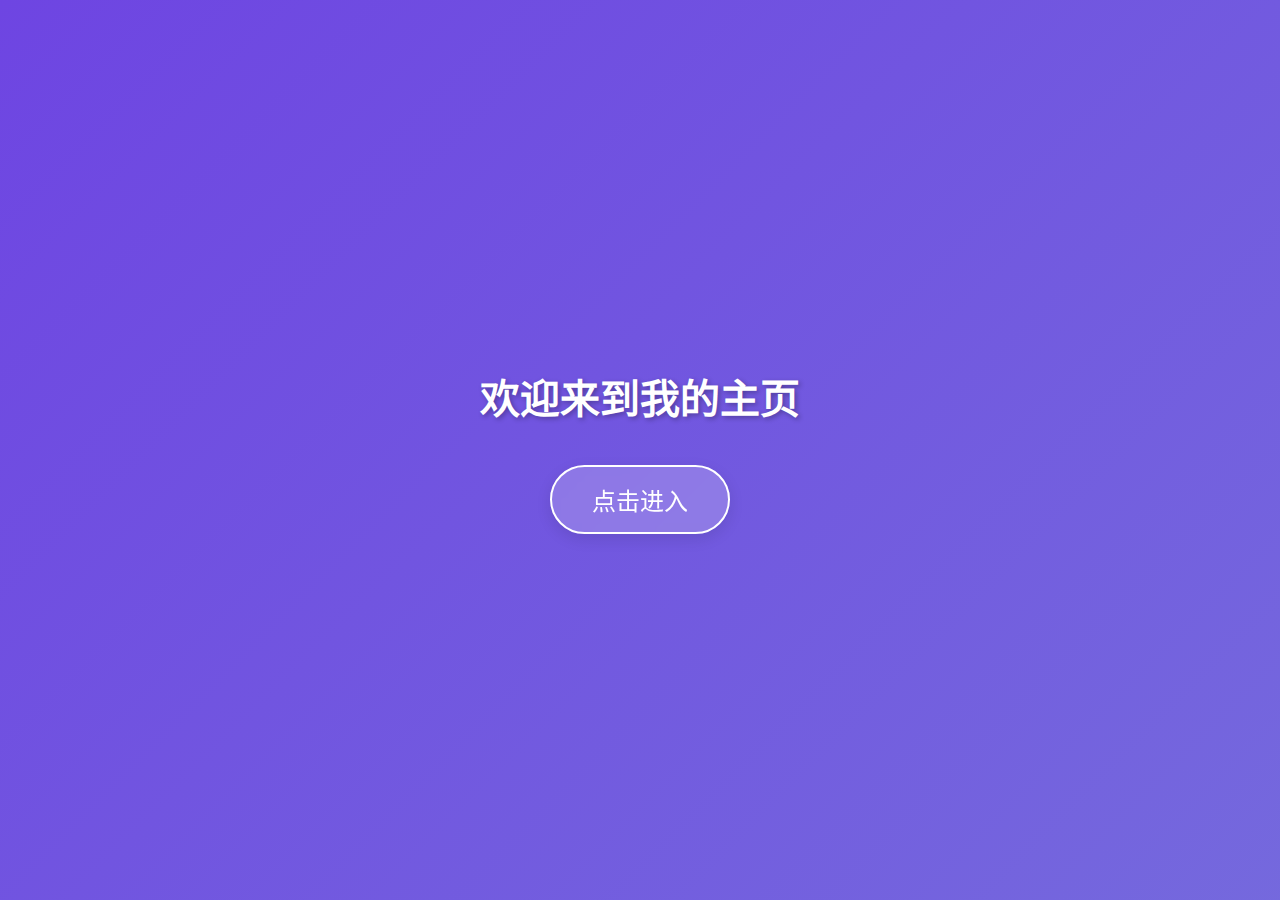
<file: index.html>
<!DOCTYPE html>
<html lang="zh-CN">
<head>
    <meta charset="UTF-8">
    <meta name="viewport" content="width=device-width, initial-scale=1.0">
    <title>单按钮跳转页</title>
    <style>
        * {
            margin: 0;
            padding: 0;
            box-sizing: border-box;
            font-family: 'Arial', sans-serif;
        }
        
        body {
            background: linear-gradient(135deg, #6e45e2 0%, #89d4cf 100%);
            min-height: 100vh;
            display: flex;
            justify-content: center;
            align-items: center;
            text-align: center;
            color: white;
            background-size: 400% 400%;
            animation: gradientBG 15s ease infinite;
        }
        
        @keyframes gradientBG {
            0% { background-position: 0% 50%; }
            50% { background-position: 100% 50%; }
            100% { background-position: 0% 50%; }
        }
        
        .container {
            max-width: 800px;
            padding: 40px;
        }
        
        h1 {
            font-size: 2.5rem;
            margin-bottom: 40px;
            text-shadow: 2px 2px 5px rgba(0, 0, 0, 0.3);
        }
        
        .jump-button {
            display: inline-block;
            padding: 15px 40px;
            background-color: rgba(255, 255, 255, 0.2);
            color: white;
            font-size: 1.5rem;
            text-decoration: none;
            border-radius: 50px;
            border: 2px solid white;
            transition: all 0.3s ease;
            backdrop-filter: blur(5px);
            box-shadow: 0 5px 15px rgba(0, 0, 0, 0.1);
        }
        
        .jump-button:hover {
            background-color: rgba(255, 255, 255, 0.3);
            transform: translateY(-5px);
            box-shadow: 0 10px 25px rgba(0, 0, 0, 0.2);
        }
        
        @media (max-width: 600px) {
            h1 {
                font-size: 2rem;
            }
            
            .jump-button {
                font-size: 1.2rem;
                padding: 12px 30px;
            }
        }
    </style>
</head>
<body>
    <div class="container">
        <h1>欢迎来到我的主页</h1>
        <a href="shouye.html" class="jump-button">点击进入</a>
    </div>

</body>
</html>
</file>
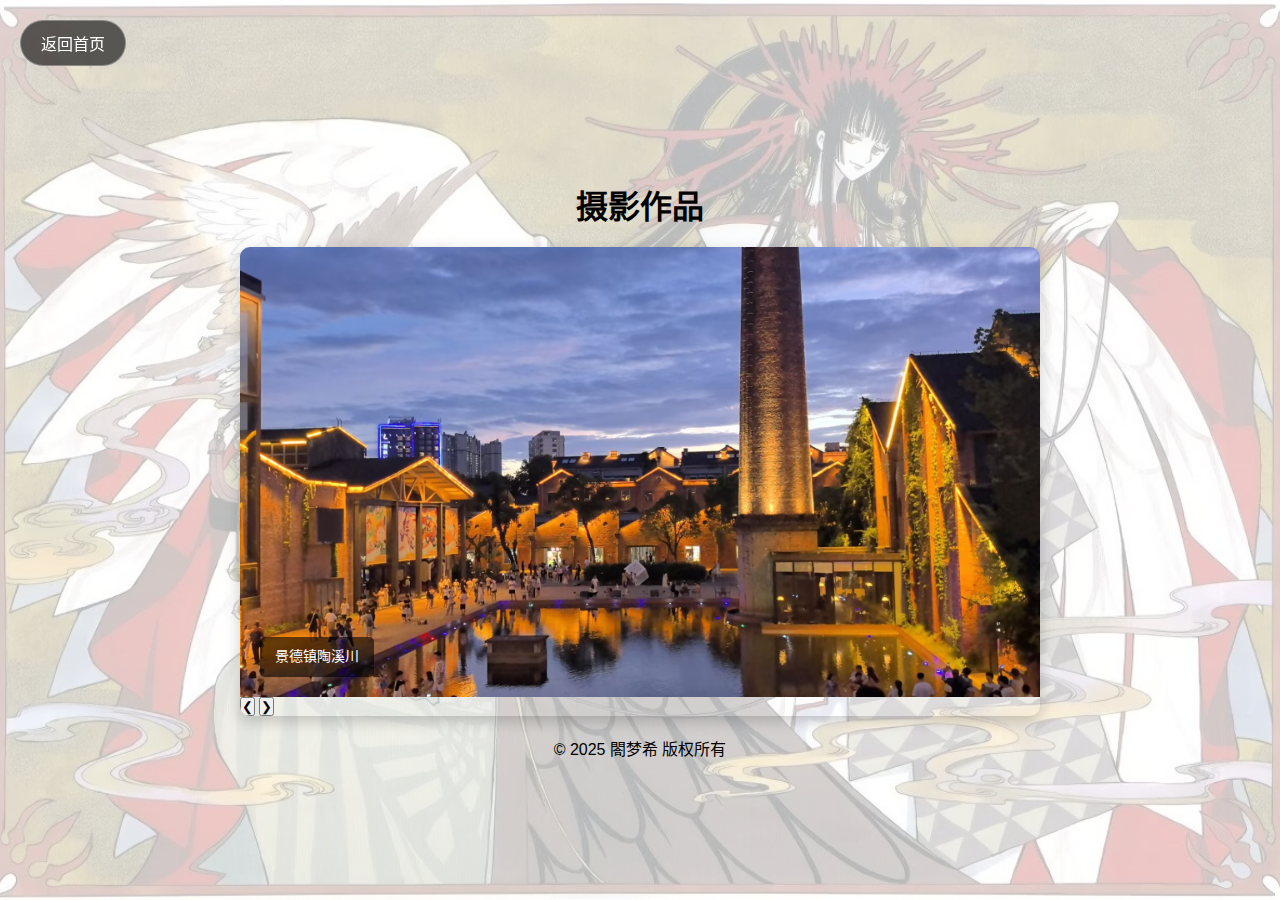
<file: carousel.html>
<!DOCTYPE html>
<html lang="zh-CN">
<head>
    <meta charset="UTF-8">
    <meta name="viewport" content="width=device-width, initial-scale=1.0">
    <title>照片轮播展示</title>
    <style>
        /* 基础样式 */
        * {
            box-sizing: border-box;
            margin: 0;
            padding: 0;
        }
        
        body {
            font-family: 'Arial', sans-serif;
            display: flex;
            flex-direction: column;
            align-items: center;
            justify-content: center;
            min-height: 100vh;
            background-color: #f5f5f5;
        }
        
        /* 轮播容器 */
        .carousel-container {
            position: relative;
            max-width: 800px;
            width: 100%;
            margin: 20px auto;
            overflow: hidden;
            box-shadow: 0 5px 15px rgba(0, 0, 0, 0.2);
            border-radius: 10px;
        }
        
        /* 轮播轨道 */
        .carousel-track {
            display: flex;
            transition: transform 0.5s ease-in-out;
            height: 450px;
        }
        
        /* 单个轮播项 */
        .carousel-slide {
            min-width: 100%;
            width: 100%;
            position: relative;
        }
        
        .carousel-slide img {
            width: 100%;
            height: 100%;
            object-fit: cover;
            display: block;
        }
        .slide-caption {
        position: absolute;
        left: 20px;
        bottom: 20px;
        background: rgba(0, 0, 0, 0.6);
        color: white;
        padding: 10px 15px;
        border-radius: 5px;
        max-width: 80%;
        text-align: left;
        font-size: 14px;
        line-height: 1.4;
    }

    /* 添加全屏背景 */
body {
    position: relative;
    background: url('./images/zhuye.jpg') no-repeat center center fixed;
    background-size: cover;
    /* 保留你原有的flex样式 */
    font-family: 'Arial', sans-serif;
    display: flex;
    flex-direction: column;
    align-items: center;
    justify-content: center;
    min-height: 100vh;
}

/* 添加半透明遮罩层（可选） */
body::before {
    content: "";
    position: absolute;
    top: 0;
    left: 0;
    right: 0;
    bottom: 0;
    background-color: rgba(255, 255, 255, 0.7); /* 白色半透明遮罩，调节透明度 */
    z-index: -1; /* 确保内容在遮罩上方 */
}

/* 修改轮播容器背景为透明 */
.carousel-container {
    background-color: transparent; /* 原代码中删除或覆盖背景色 */
    

}
/* 返回按钮样式 */
.home-button {
    position: fixed;
    top: 20px;
    left: 20px;
    padding: 10px 20px;
    background-color: rgba(0, 0, 0, 0.6);
    color: white;
    text-decoration: none;
    border-radius: 30px;
    font-size: 16px;
    z-index: 1000;
    transition: all 0.3s ease;
    border: 1px solid rgba(255, 255, 255, 0.3);
    backdrop-filter: blur(5px); /* 毛玻璃效果 */
}

.home-button:hover {
    background-color: rgba(0, 0, 0, 0.8);
    transform: translateY(-2px);
    box-shadow: 0 4px 8px rgba(0, 0, 0, 0.2);
}
    </style>
</head>
<body>
    <body>
        <!-- 新增返回按钮 -->
        <a href="shouye.html" class="home-button">返回首页</a>
        <div class="carousel-container">
        </div>
    </body>
    <h1>摄影作品</h1>
    
    <div class="carousel-container">
        <div class="carousel-track">
            <div class="carousel-slide active">
                <img src="./images/1.jpg">
                <div class="slide-caption">景德镇陶溪川</div>
            </div>
            
            <div class="carousel-slide">
                <img src="./images/2.jpg">
                <div class="slide-caption">婺源篁岭</div>
            </div>
            
            <!-- 幻灯片3 -->
            <div class="carousel-slide">
                <img src="./images/3.jpg">
                <div class="slide-caption">庐山晚霞</div>
            </div>
            
            <!-- 幻灯片4 -->
            <div class="carousel-slide">
                <img src="./images/4.jpg">
                <div class="slide-caption">夜游秦淮</div>
            </div>
            
            <!-- 幻灯片5 -->
            <div class="carousel-slide">
                <img src="./images/5.jpg">
                <div class="slide-caption">苏州旧城以西</div>
            </div>

            <div class="carousel-slide">
                <img src="./images/taoci.jpg">
                <div class="slide-caption">陶瓷簪花头饰</div>
            </div>

            <div class="carousel-slide">
                <img src="./images/lushan.jpg">
                <div class="slide-caption">庐山瀑布</div>
            </div>
            <div class="carousel-slide">
                <img src="./images/qinhuaixiyuan.jpg">
                <div class="slide-caption">夫子庙一隅</div>
            </div>
            <div class="carousel-slide">
                <img src="./images/hangzhou.jpg">
                <div class="slide-caption">杭州不知名步行街</div>
            </div>

            <div class="carousel-slide">
                <img src="./images/shantang.jpg">
                <div class="slide-caption">苏州山塘街</div>
            </div>

            <div class="carousel-slide">
                <img src="./images/shantangjie.jpg">
                <div class="slide-caption">苏州山塘街</div>
            </div>

            <div class="carousel-slide">
                <img src="./images/wunvzhou.jpg">
                <div class="slide-caption">婺源婺女洲</div>
            </div>

            <div class="carousel-slide">
                <img src="./images/xianfengshudian.jpg">
                <div class="slide-caption">先锋书店</div>
            </div>

            <div class="carousel-slide">
                <img src="./images/xihu.jpg">
                <div class="slide-caption">西湖小麻雀</div>
            </div>

            <div class="carousel-slide">
                <img src="./images/xmx (2).jpg">
                <div class="slide-caption">秦淮河</div>
            </div>
        </div>
        
        <!-- 导航按钮 -->
        <button class="carousel-button" id="prevBtn">&#10094;</button>
        <button class="carousel-button" id="nextBtn">&#10095;</button>
        
        <!-- 指示点 -->
        <div class="carousel-indicators">
            <span class="indicator active" data-index="0"></span>
            <span class="indicator" data-index="1"></span>
            <span class="indicator" data-index="2"></span>
            <span class="indicator" data-index="3"></span>
            <span class="indicator" data-index="4"></span>
        </div>
    </div>

    <script>
        document.addEventListener('DOMContentLoaded', function() {
            const track = document.querySelector('.carousel-track');
            const slides = Array.from(document.querySelectorAll('.carousel-slide'));
            const prevBtn = document.getElementById('prevBtn');
            const nextBtn = document.getElementById('nextBtn');
            const indicators = document.querySelectorAll('.indicator');
            
            let currentIndex = 0;
            let autoPlayInterval;
            const slideCount = slides.length;
            
            // 更新轮播位置
            function updateCarousel() {
                const slideWidth = slides[0].getBoundingClientRect().width;
                track.style.transform = `translateX(-${currentIndex * slideWidth}px)`;
                
                // 更新指示点状态
                indicators.forEach((indicator, index) => {
                    indicator.classList.toggle('active', index === currentIndex);
                });
                
                // 更新幻灯片active类
                slides.forEach((slide, index) => {
                    slide.classList.toggle('active', index === currentIndex);
                });
            }
            
            // 下一张
            function nextSlide() {
                currentIndex = (currentIndex + 1) % slideCount;
                updateCarousel();
            }
            
            // 上一张
            function prevSlide() {
                currentIndex = (currentIndex - 1 + slideCount) % slideCount;
                updateCarousel();
            }
            
            // 自动播放
            function startAutoPlay() {
                stopAutoPlay(); // 先停止现有的
                autoPlayInterval = setInterval(nextSlide, 3000);
            }
            
            // 停止自动播放
            function stopAutoPlay() {
                clearInterval(autoPlayInterval);
            }
            
            // 事件监听
            nextBtn.addEventListener('click', () => {
                nextSlide();
                stopAutoPlay();
                startAutoPlay();
            });
            
            prevBtn.addEventListener('click', () => {
                prevSlide();
                stopAutoPlay();
                startAutoPlay();
            });
            
            // 指示点点击
            indicators.forEach(indicator => {
                indicator.addEventListener('click', () => {
                    currentIndex = parseInt(indicator.getAttribute('data-index'));
                    updateCarousel();
                    stopAutoPlay();
                    startAutoPlay();
                });
            });
            
            // 鼠标悬停暂停
            document.querySelector('.carousel-container').addEventListener('mouseenter', stopAutoPlay);
            document.querySelector('.carousel-container').addEventListener('mouseleave', startAutoPlay);
            
            // 初始化
            updateCarousel();
            
            // 开始自动播放
            startAutoPlay();
            
            // 响应式调整
            window.addEventListener('resize', updateCarousel);
        });
    </script>
     <footer>
        © 2025 閤梦希 版权所有
    </footer>
</body>
</html>
</file>
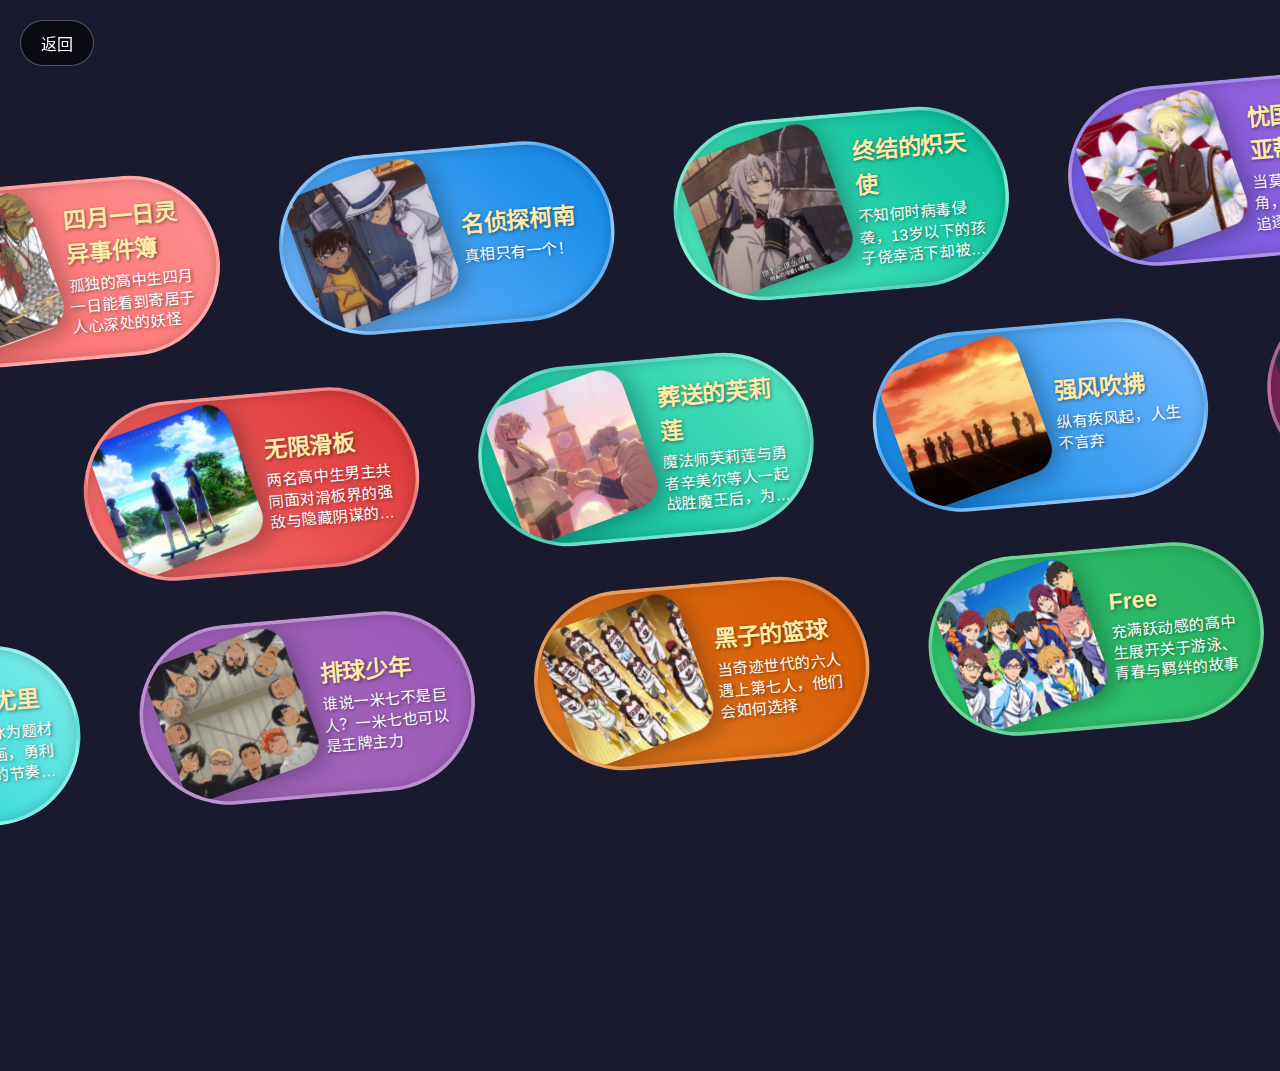
<file: dongman.html>
<!DOCTYPE html>
<html lang="zh-CN">
<head>
    <meta charset="UTF-8">
    <title>三排斜向彩色胶囊滚动（完整颜色修复）</title>
    <style>
        
        * {
            margin: 0;
            padding: 0;
            box-sizing: border-box;
        }

        body {
            min-height: 100vh;
            background: #1a1a2e;
            overflow-x: hidden;
            font-family: 'Segoe UI', Tahoma, Geneva, Verdana, sans-serif;
        }

        .scroll-container {
            position: relative;
            height: 100vh;
            display: flex;
            flex-direction: column;
            justify-content: center;
            transform: rotate(-5deg) scale(1.2);
        }

        .track {
            display: flex;
            white-space: nowrap;
            margin: 20px 0;
            position: relative;
        }

        .track:nth-child(odd) {
            animation: slideLeft 30s linear infinite;
        }

        .track:nth-child(even) {
            animation: slideRight 25s linear infinite;
        }

        .track:hover {
            animation-play-state: paused;
        }

        .capsule {
            position: relative;
            width: 280px;
            height: 150px;
            border-radius: 75px;
            margin: 0 25px;
            display: inline-flex;
            align-items: center;
            padding: 15px;
            flex-shrink: 0;
            transition: transform 0.3s;
            cursor: pointer;
            overflow: hidden;
            border: 3px solid rgba(255,255,255,0.3);
            box-shadow: inset 0 0 10px rgba(0,0,0,0.2);
        }

        /* 修复关键点：为所有可能出现的胶囊位置设置颜色 */
        .track:nth-child(1) .capsule:nth-child(5n+1) { background: linear-gradient(45deg, #FF6B6B, #FF8E8E); }
        .track:nth-child(1) .capsule:nth-child(5n+2) { background: linear-gradient(45deg, #74B9FF, #0984E3); }
        .track:nth-child(1) .capsule:nth-child(5n+3) { background: linear-gradient(45deg, #55EFC4, #00B894); }
        .track:nth-child(1) .capsule:nth-child(5n+4) { background: linear-gradient(45deg, #6C5CE7, #A363D9); }
        .track:nth-child(1) .capsule:nth-child(5n+5) { background: linear-gradient(45deg, #FFEAA7, #FDCB6E); }

        .track:nth-child(2) .capsule:nth-child(5n+1) { background: linear-gradient(45deg, #FF7675, #D63031); }
        .track:nth-child(2) .capsule:nth-child(5n+2) { background: linear-gradient(45deg, #00B894, #55E6C1); }
        .track:nth-child(2) .capsule:nth-child(5n+3) { background: linear-gradient(45deg, #0984E3, #74B9FF); }
        .track:nth-child(2) .capsule:nth-child(5n+4) { background: linear-gradient(45deg, #6D214F, #B33771); }
        .track:nth-child(2) .capsule:nth-child(5n+5) { background: linear-gradient(45deg, #FDCB6E, #E17055); }

        .track:nth-child(3) .capsule:nth-child(5n+1) { background: linear-gradient(45deg, #00CEC9, #81ECEC); }
        .track:nth-child(3) .capsule:nth-child(5n+2) { background: linear-gradient(45deg, #A569BD, #9B59B6); }
        .track:nth-child(3) .capsule:nth-child(5n+3) { background: linear-gradient(45deg, #E67E22, #D35400); }
        .track:nth-child(3) .capsule:nth-child(5n+4) { background: linear-gradient(45deg, #2ECC71, #27AE60); }
        .track:nth-child(3) .capsule:nth-child(5n+5) { background: linear-gradient(45deg, #3498DB, #2980B9); }

        .capsule:hover {
            transform: scale(1.1) rotate(3deg);
            border-color: rgba(255,255,255,0.6);
        }

        .capsule.selected {
            transform: scale(2) rotate(0deg) !important;
            z-index: 1000;
            transition: all 0.5s cubic-bezier(0.25, 0.46, 0.45, 0.94);
            box-shadow: 0 0 50px rgba(0,0,0,0.5);
            border-color: white !important;
        }

        .character-img {
            width: 120px;
            height: 120px;
            transform: rotate(-15deg);
            filter: drop-shadow(5px 5px 10px rgba(0,0,0,0.3));
            object-fit: cover;
            border-radius: 20px;
        }

        .content {
            color: white;
            margin-left: 15px;
            white-space: normal;
            text-shadow: 1px 1px 3px rgba(0,0,0,0.5);
        }

        .title {
            font-size: 1.2em;
            margin-bottom: 5px;
            color: #ffeaa7;
        }

        .description {
            font-size: 0.8em;
            line-height: 1.4;
            display: -webkit-box;
            -webkit-line-clamp: 3;
            -webkit-box-orient: vertical;
            overflow: hidden;
        }

        @keyframes slideLeft {
            0% { transform: translateX(0); }
            100% { transform: translateX(-50%); }
        }

        @keyframes slideRight {
            0% { transform: translateX(-50%); }
            100% { transform: translateX(0%); }
        }

        /* 轨道位置调整 */
        .track:nth-child(2) { margin-left: 150px; }
        .track:nth-child(3) { margin-left: -150px; }

        /* 响应式设计 */
        @media (max-width: 768px) {
            .scroll-container {
                transform: rotate(-3deg) scale(1.1);
            }
            .capsule {
                width: 220px;
                height: 120px;
                margin: 0 15px;
            }
            .character-img {
                width: 80px;
                height: 80px;
            }
            .title {
                font-size: 1em;
            }
        }
    </style>
</head>
<body>
    <body>
        <!-- 新增返回按钮 -->
        <a href="xingqu.html" class="home-button">返回</a>
        <div class="carousel-container">
        </div>
    </body>
    <style>
        /* 返回按钮样式 */
.home-button {
    position: fixed;
    top: 20px;
    left: 20px;
    padding: 10px 20px;
    background-color: rgba(0, 0, 0, 0.6);
    color: white;
    text-decoration: none;
    border-radius: 30px;
    font-size: 16px;
    z-index: 1000;
    transition: all 0.3s ease;
    border: 1px solid rgba(255, 255, 255, 0.3);
    backdrop-filter: blur(5px); /* 毛玻璃效果 */
}

.home-button:hover {
    background-color: rgba(0, 0, 0, 0.8);
    transform: translateY(-2px);
    box-shadow: 0 4px 8px rgba(0, 0, 0, 0.2);
}
</style>
    <div class="scroll-container">
        <!-- 第一排 -->
        <div class="track">
            <div class="capsule">
                <img src="./images/zhuye.jpg" class="character-img" alt="冒险少年">
                <div class="content">
                    <h2 class="title">四月一日灵异事件簿</h2>
                    <p class="description">孤独的高中生四月一日能看到寄居于人心深处的妖怪</p>
                </div>
            </div>
            <div class="capsule">
                <img src="./images/01.jpg" class="character-img" alt="歌姬">
                <div class="content">
                    <h2 class="title">名侦探柯南</h2>
                    <p class="description">真相只有一个！</p>
                </div>
            </div>
            <div class="capsule">
                <img src="./images/02.jpg" class="character-img" alt="龙骑士">
                <div class="content">
                    <h2 class="title">终结的炽天使</h2>
                    <p class="description">不知何时病毒侵袭，13岁以下的孩子侥幸活下却被吸血鬼奴役</p>
                </div>
            </div>
            <div class="capsule">
                <img src="./images/03.jpg" class="character-img" alt="机械师">
                <div class="content">
                    <h2 class="title">忧国的莫里亚蒂</h2>
                    <p class="description">当莫里亚蒂成为主角，福尔摩斯成为追逐者</p>
                </div>
            </div>
            <div class="capsule">
                <img src="./images/04.jpg" class="character-img" alt="阴阳师">
                <div class="content">
                    <h2 class="title">海边的异邦人</h2>
                    <p class="description">画风十分唯美，内容自行探索</p>
                </div>
            </div>
        </div>

        <!-- 第二排 -->
        <div class="track">
            <div class="capsule">
                <img src="./images/05.jpg" class="character-img" alt="剑士">
                <div class="content">
                    <h2 class="title">无限滑板</h2>
                    <p class="description">两名高中生男主共同面对滑板界的强敌与隐藏阴谋的故事</p>
                </div>
            </div>
            <div class="capsule">
                <img src="./images/06.jpg" class="character-img" alt="魔法少女">
                <div class="content">
                    <h2 class="title">葬送的芙莉莲</h2>
                    <p class="description">魔法师芙莉莲与勇者辛美尔等人一起战胜魔王后，为世界带来了和平</p>
                </div>
            </div>
            <div class="capsule">
                <img src="./images/07.jpg" class="character-img" alt="侦探">
                <div class="content">
                    <h2 class="title">强风吹拂</h2>
                    <p class="description">纵有疾风起，人生不言弃</p>
                </div>
            </div>
            <div class="capsule">
                <img src="./images/08.jpg" class="character-img" alt="厨师">
                <div class="content">
                    <h2 class="title">电锯人</h2>
                    <p class="description">让恶魔寄生在自己身体里去狩猎恶魔，新时代黑暗英雄故事，开幕</p>
                </div>
            </div>
            <div class="capsule">
                <img src="./images/09.jpg" class="character-img" alt="宇航员">
                <div class="content">
                    <h2 class="title">蓝色监狱</h2>
                    <p class="description">300名天赋有优秀的高中前锋在封闭球场中集训选拔出世界第一前锋</p>
                </div>
            </div>
        </div>

        <!-- 第三排 -->
        <div class="track">
            <div class="capsule">
                <img src="./images/10.jpg" class="character-img" alt="忍者">
                <div class="content">
                    <h2 class="title">冰上的尤里</h2>
                    <p class="description">以花样滑冰为题材创作的动画，勇利拥有独特的节奏感和步法</p>
                </div>
            </div>
            <div class="capsule">
                <img src="./images/12.jpg" class="character-img" alt="偶像">
                <div class="content">
                    <h2 class="title">排球少年</h2>
                    <p class="description">谁说一米七不是巨人？一米七也可以是王牌主力</p>
                </div>
            </div>
            <div class="capsule">
                <img src="./images/13.jpg" class="character-img" alt="科学家">
                <div class="content">
                    <h2 class="title">黑子的篮球</h2>
                    <p class="description">当奇迹世代的六人遇上第七人，他们会如何选择</p>
                </div>
            </div>
            <div class="capsule">
                <img src="./images/14.jpg" class="character-img" alt="拳击手">
                <div class="content">
                    <h2 class="title">Free</h2>
                    <p class="description">充满跃动感的高中生展开关于游泳、青春与羁绊的故事</p>
                </div>
            </div>
            <div class="capsule">
                <img src="./images/11.jpg" class="character-img" alt="妖精">
                <div class="content">
                    <h2 class="title">弦音</h2>
                    <p class="description">高中生鸣宫凑在经历挫折后重拾弓道</p>
                </div>
            </div>
        </div>
    </div>

    <script>
        document.addEventListener('DOMContentLoaded', () => {
            const tracks = document.querySelectorAll('.track');
            let selectedCapsule = null;
            let isPlaying = true;

            // 初始化滚动
            function initScroll() {
                tracks.forEach(track => {
                    const originalContent = track.innerHTML;
                    track.innerHTML += originalContent.repeat(3);
                    track.style.animationDuration = `${parseFloat(getComputedStyle(track).animationDuration) * 0.8}s`;
                });
            }

            // 控制滚动状态
            function toggleScroll(play) {
                tracks.forEach(t => {
                    t.style.animationPlayState = play ? 'running' : 'paused';
                });
                isPlaying = play;
            }

            // 点击交互功能
            function setupCapsuleInteractions() {
                document.querySelectorAll('.capsule').forEach(capsule => {
                    capsule.addEventListener('click', function(e) {
                        e.stopPropagation();
                        
                        if (selectedCapsule === this) {
                            // 恢复状态
                            toggleScroll(true);
                            this.classList.remove('selected');
                            selectedCapsule = null;
                        } else {
                            // 暂停所有轨道
                            toggleScroll(false);
                            
                            // 移除之前选中的样式
                            if (selectedCapsule) {
                                selectedCapsule.classList.remove('selected');
                            }
                            
                            // 设置当前选中状态
                            this.classList.add('selected');
                            selectedCapsule = this;
                            
                            // 自动居中
                            const rect = this.getBoundingClientRect();
                            window.scrollTo({
                                top: rect.top - window.innerHeight/2 + rect.height/2,
                                behavior: 'smooth'
                            });
                        }
                    });
                });

                // 点击空白处恢复
                document.addEventListener('click', (e) => {
                    if (!e.target.closest('.capsule') && selectedCapsule) {
                        toggleScroll(true);
                        selectedCapsule.classList.remove('selected');
                        selectedCapsule = null;
                    }
                });
            }

            initScroll();
            setupCapsuleInteractions();
        });
    </script>
</body>
</html>
</file>
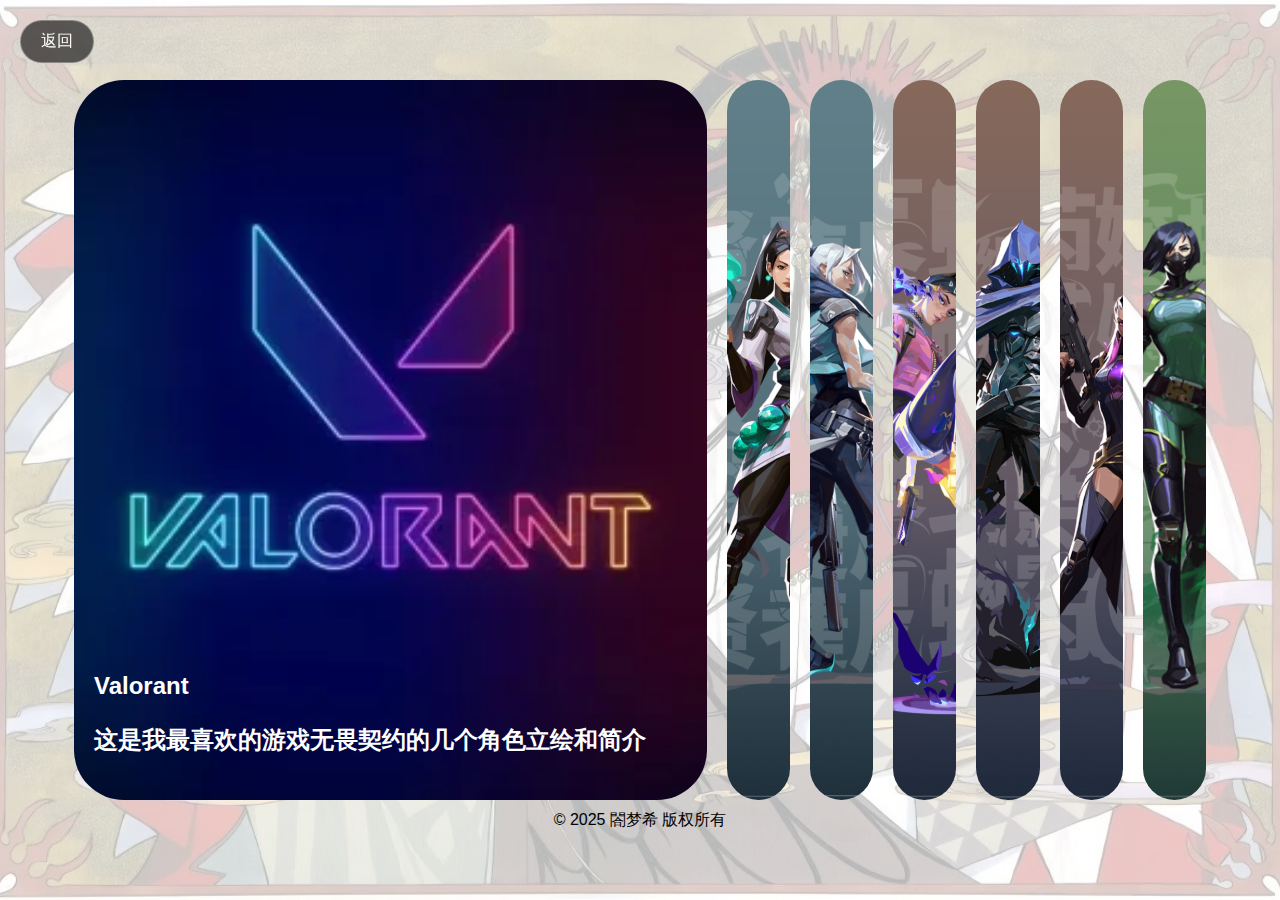
<file: game.html>
<!DOCTYPE html>
<html lang="en">

<head>
    <meta charset="UTF-8" />
    <meta name="viewport" content="width=device-width, initial-scale=1.0" />
    <title>Expanding Cards</title>
    <body>
        <!-- 新增返回按钮 -->
        <a href="xingqu.html" class="home-button">返回</a>
        <div class="carousel-container">
        </div>
    </body>
    <style>
        /* 添加全屏背景 */
body {
    position: relative;
    background: url('./images/zhuye.jpg') no-repeat center center fixed;
    background-size: cover;
    /* 保留你原有的flex样式 */
    font-family: 'Arial', sans-serif;
    display: flex;
    flex-direction: column;
    align-items: center;
    justify-content: center;
    min-height: 100vh;
}

/* 添加半透明遮罩层（可选） */
body::before {
    content: "";
    position: absolute;
    top: 0;
    left: 0;
    right: 0;
    bottom: 0;
    background-color: rgba(255, 255, 255, 0.7); /* 白色半透明遮罩，调节透明度 */
    z-index: -1; /* 确保内容在遮罩上方 */
}

/* 修改轮播容器背景为透明 */
.carousel-container {
    background-color: transparent; /* 原代码中删除或覆盖背景色 */
    /* 其他原有样式保持不变 */
}

        /* 返回按钮样式 */
.home-button {
    position: fixed;
    top: 20px;
    left: 20px;
    padding: 10px 20px;
    background-color: rgba(0, 0, 0, 0.6);
    color: white;
    text-decoration: none;
    border-radius: 30px;
    font-size: 16px;
    z-index: 1000;
    transition: all 0.3s ease;
    border: 1px solid rgba(255, 255, 255, 0.3);
    backdrop-filter: blur(5px); /* 毛玻璃效果 */
}

.home-button:hover {
    background-color: rgba(0, 0, 0, 0.8);
    transform: translateY(-2px);
    box-shadow: 0 4px 8px rgba(0, 0, 0, 0.2);
}
        * {
            box-sizing: border-box;
        }
        body {
            font-family: 'Muli', sans-serif;
            display: flex;
            align-items: center;
            justify-content: center;
            height: 100vh;
            overflow: hidden;
            margin: 0;
        }

        .container {
            display: flex;
            width: 90vw;
        }

        .panel {
            background-size: cover;
            background-position: center;
            background-repeat: no-repeat;
            height: 80vh;
            border-radius: 50px;
            color: #fff;
            cursor: pointer;
            flex: 0.5;
            margin: 10px;
            position: relative;
            transition: all 700ms ease-in;
        }

        .panel h3 {
            font-size: 24px;
            position: absolute;
            bottom: 20px;
            left: 20px;
            margin: 0;
            opacity: 0;
        }

        .panel.active {
            flex: 5;
        }

        .panel.active h3 {
            opacity: 1;
            transition: opacity 0.3s ease-in 0.4s;
        }

        @media (max-width: 480px) {
            .container {
                width: 100vw;
            }

            .panel:nth-of-type(4),
            .panel:nth-of-type(5) {
                display: none;
            }
        }
    </style>
    <script>
        window.onload = function(){
            const panels = document.querySelectorAll('.panel')
                panels.forEach(panel => {
                    panel.addEventListener('click', () => {
                        removeActiveClasses()
                        panel.classList.add('active')
                    })
                })

            function removeActiveClasses() {
                panels.forEach(panel => {
                    panel.classList.remove('active')
                })
            }    
        }
        
    </script>
</head>

<body>
    <div class="container">
       
        <div class="panel active"
      
            style="background-image: url('./images/vct.webp')">
            <h3>Valorant
                <p>这是我最喜欢的游戏无畏契约的几个角色立绘和简介</p>
            </h3>
        </div>
            <div class="panel"
            style="background-image: url('./images/sage.jpg')">
            <h3>Sage
                <p>“贤者”是华夏文明的后代,她可以用超能力阻滞敌方攻势、为队友提供保护和治
                    疗,甚至还能复活队友。有她在的地方,就如同是腥风血雨中的一处避风港。
                </p>

            </h3>
        </div>
        <div class="panel"
            style="background-image: url('./images/jett.jpg')">
            <h3>Jett
                <p>
                    “捷风”是新罗人的后代,她灵活机动的战斗风格使她能够采取比常人更激进和冒
险的策略。她可以在战场上肆意纵横,将敌人逐个击破,或是把他们打个措手不
及。
                </p>
            </h3>
        </div>
        <div class="panel"
            style="background-image: url('./images/clove.jpg')">
            <h3>Clove
                <p>
                    来自不列颠群岛北部的“暮蝶”擅长用自己的招牌恶作剧来捉弄敌人。即便在被击
败后,这位年轻的永生者也能继续干扰敌人,甚至出其不意地返场再战。
                </p>
            </h3>
        </div>
        <div class="panel"
            style="background-image: url('./images/omen.jpg')">
            <h3>Omen
                <p>
                    “幽影”是暗影中的狩猎者,关于他的过去只有一段模糊的记忆。他能传送到战场
的任意位置,还能剥夺敌人的视野与理智,使其陷入草木皆兵的境地。
                </p>
            </h3>
        </div>
        <div class="panel"
            style="background-image: url('./images/reyna.jpg')">
            <h3>Reyna
                <p>
                    “芮娜”的威名铸就于马德雷山脉。虽然初始技能有所限制,但她能在狭路相逄的
决斗中变得越来越强,直至觉醒强大的超能力,这使得她的实战表现格外重要。
                </p>
            </h3>
        </div>
        <div class="panel"
            style="background-image: url('./images/viper.jpg')">
            <h3>Viper
                <p>
                    “蝰蛇”是一位来自美洲大陆的化学家,擅长部署毒性化学装置来控制战场并削弱
敌人的视野。即便猎物没倒在她的毒素之下,她也会利用心理战将其击溃。
                </p>
            </h3>
    </div>

    </div>

 <footer>
        © 2025 閤梦希 版权所有
    </footer>
</body>

</html>
</file>
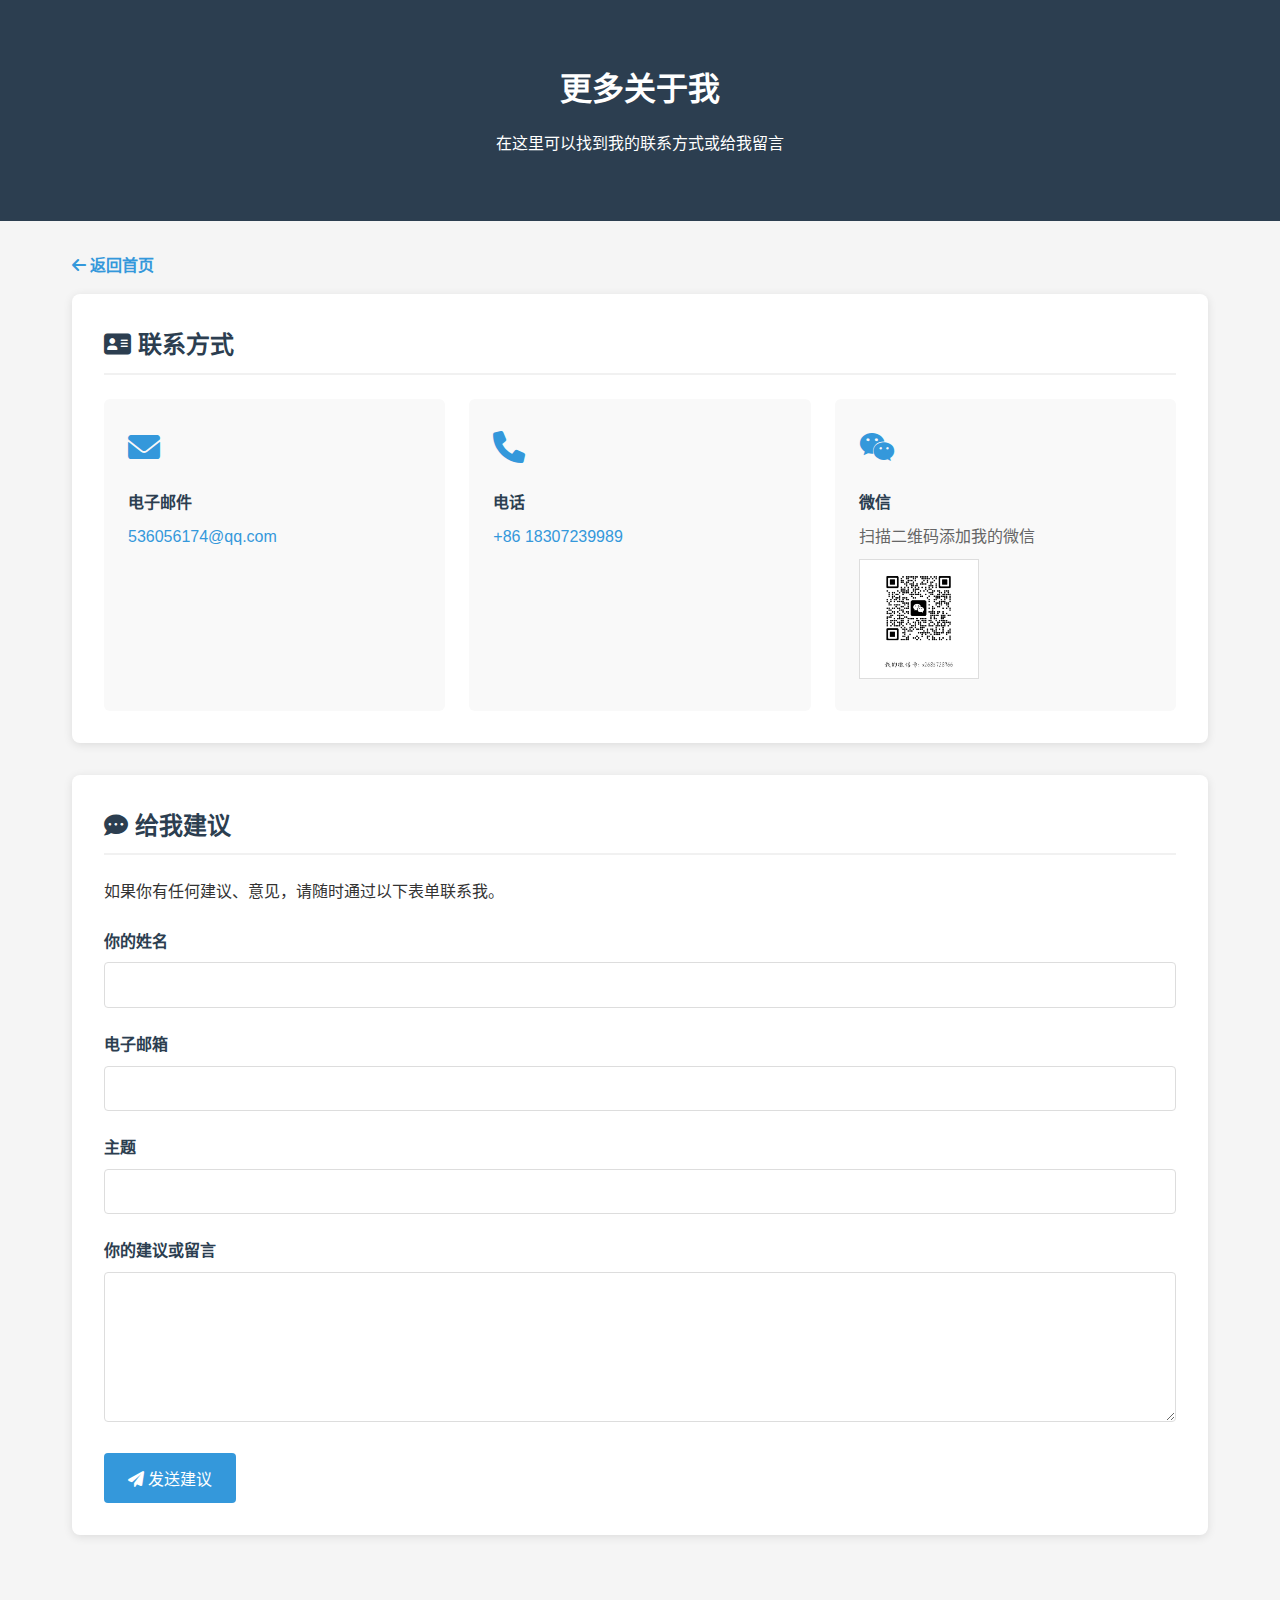
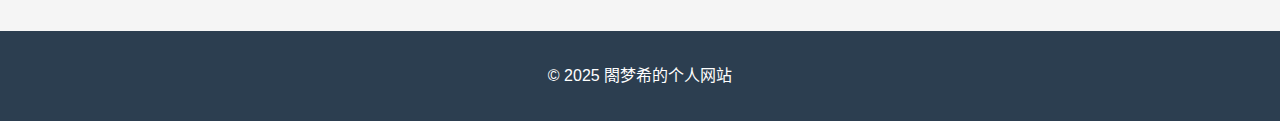
<file: gengduo.html>
<!DOCTYPE html>
<html lang="zh-CN">
<head>
    <meta charset="UTF-8">
    <meta name="viewport" content="width=device-width, initial-scale=1.0">
    <title>更多关于我 - 个人网站</title>
    <style>
        * {
            margin: 0;
            padding: 0;
            box-sizing: border-box;
            font-family: 'Segoe UI', Tahoma, Geneva, Verdana, sans-serif;
        }
        
        body {
            background-color: #f5f5f5;
            color: #333;
            line-height: 1.6;
        }
        
        header {
            background-color: #2c3e50;
            color: white;
            padding: 2rem 0;
            text-align: center;
        }
        
        .container {
            max-width: 1200px;
            margin: 0 auto;
            padding: 2rem;
        }
        
        .back-button {
            display: inline-block;
            margin-bottom: 1rem;
            color: #3498db;
            text-decoration: none;
            font-weight: bold;
        }
        
        .back-button:hover {
            text-decoration: underline;
        }
        
        .section {
            background-color: white;
            border-radius: 8px;
            box-shadow: 0 2px 10px rgba(0,0,0,0.1);
            padding: 2rem;
            margin-bottom: 2rem;
        }
        
        h1 {
            color: white;
            margin-bottom: 1rem;
        }
        
        h2 {
            color: #2c3e50;
            margin-bottom: 1.5rem;
            padding-bottom: 0.5rem;
            border-bottom: 2px solid #f1f1f1;
        }
        
        .contact-methods {
            display: grid;
            grid-template-columns: repeat(auto-fit, minmax(300px, 1fr));
            gap: 1.5rem;
            margin-top: 1.5rem;
        }
        
        .contact-card {
            background-color: #f9f9f9;
            border-radius: 6px;
            padding: 1.5rem;
            transition: transform 0.3s, box-shadow 0.3s;
        }
        
        .contact-card:hover {
            transform: translateY(-5px);
            box-shadow: 0 5px 15px rgba(0,0,0,0.1);
        }
        
        .contact-icon {
            font-size: 2rem;
            margin-bottom: 1rem;
            color: #3498db;
        }
        
        .contact-title {
            font-weight: bold;
            margin-bottom: 0.5rem;
            color: #2c3e50;
        }
        
        .contact-info {
            color: #666;
        }
        
        .contact-link {
            color: #3498db;
            text-decoration: none;
        }
        
        .contact-link:hover {
            text-decoration: underline;
        }
        
        .suggestion-form {
            margin-top: 1.5rem;
        }
        
        .form-group {
            margin-bottom: 1.5rem;
        }
        
        label {
            display: block;
            margin-bottom: 0.5rem;
            font-weight: bold;
            color: #2c3e50;
        }
        
        input, textarea {
            width: 100%;
            padding: 0.8rem;
            border: 1px solid #ddd;
            border-radius: 4px;
            font-size: 1rem;
        }
        
        textarea {
            min-height: 150px;
            resize: vertical;
        }
        
        .submit-btn {
            background-color: #3498db;
            color: white;
            border: none;
            padding: 0.8rem 1.5rem;
            border-radius: 4px;
            cursor: pointer;
            font-size: 1rem;
            transition: background-color 0.3s;
        }
        
        .submit-btn:hover {
            background-color: #2980b9;
        }
        
        footer {
            text-align: center;
            padding: 2rem;
            background-color: #2c3e50;
            color: white;
            margin-top: 2rem;
        }
        
        @media (max-width: 768px) {
            .contact-methods {
                grid-template-columns: 1fr;
            }
            
            .container {
                padding: 1rem;
            }
        }
    </style>
    <link rel="stylesheet" href="https://cdnjs.cloudflare.com/ajax/libs/font-awesome/6.0.0-beta3/css/all.min.css">
</head>
<body>
    <header>
        <div class="container">
            <h1>更多关于我</h1>
            <p>在这里可以找到我的联系方式或给我留言</p>
        </div>
    </header>
    
    <div class="container">
        <a href="shouye.html" class="back-button"><i class="fas fa-arrow-left"></i> 返回首页</a>
        
        <div class="section">
            <h2><i class="fas fa-address-card"></i> 联系方式</h2>
            <div class="contact-methods">
                <div class="contact-card">
                    <div class="contact-icon">
                        <i class="fas fa-envelope"></i>
                    </div>
                    <div class="contact-title">电子邮件</div>
                    <div class="contact-info">
                        <a href="https://mail.qq.com/" class="contact-link">536056174@qq.com</a>
                    </div>
                </div>
                
                <div class="contact-card">
                    <div class="contact-icon">
                        <i class="fas fa-phone"></i>
                    </div>
                    <div class="contact-title">电话</div>
                    <div class="contact-info">
                        <a class="contact-link">+86 18307239989</a>
                    </div>
                </div>
                
                <div class="contact-card">
                    <div class="contact-icon">
                        <i class="fab fa-weixin"></i>
                    </div>
                    <div class="contact-title">微信</div>
                    <div class="contact-info">
                        扫描二维码添加我的微信
                        <div style="margin-top: 10px;">
                            <img src="./images/wx.jpg" alt="微信二维码" width="120" style="border: 1px solid #ddd; padding: 5px; background: white;">
                        </div>
                    </div>
                </div>
                
            </div>
        </div>
        
        <div class="section">
            <h2><i class="fas fa-comment-dots"></i> 给我建议</h2>
            <p>如果你有任何建议、意见，请随时通过以下表单联系我。</p>
            
            <form class="suggestion-form" id="suggestionForm">
                <div class="form-group">
                    <label for="name">你的姓名</label>
                    <input type="text" id="name" name="name" required>
                </div>
                
                <div class="form-group">
                    <label for="email">电子邮箱</label>
                    <input type="email" id="email" name="email" required>
                </div>
                
                <div class="form-group">
                    <label for="subject">主题</label>
                    <input type="text" id="subject" name="subject" required>
                </div>
                
                <div class="form-group">
                    <label for="message">你的建议或留言</label>
                    <textarea id="message" name="message" required></textarea>
                </div>
                
                <button type="submit" class="submit-btn"><i class="fas fa-paper-plane"></i> 发送建议</button>
            </form>
        </div>
    </div>
    
    <footer>
        <p>&copy; 2025 閤梦希的个人网站</p>
    </footer>
    
    <script>
        document.getElementById('suggestionForm').addEventListener('submit', function(e) {
            e.preventDefault();
            
            // 这里可以添加表单提交的逻辑
            // 例如使用AJAX发送数据到服务器
            
            // 模拟表单提交成功
            alert('感谢你的建议！我会尽快回复你。');
            this.reset();
        });
    </script>
</body>
</html>
</file>
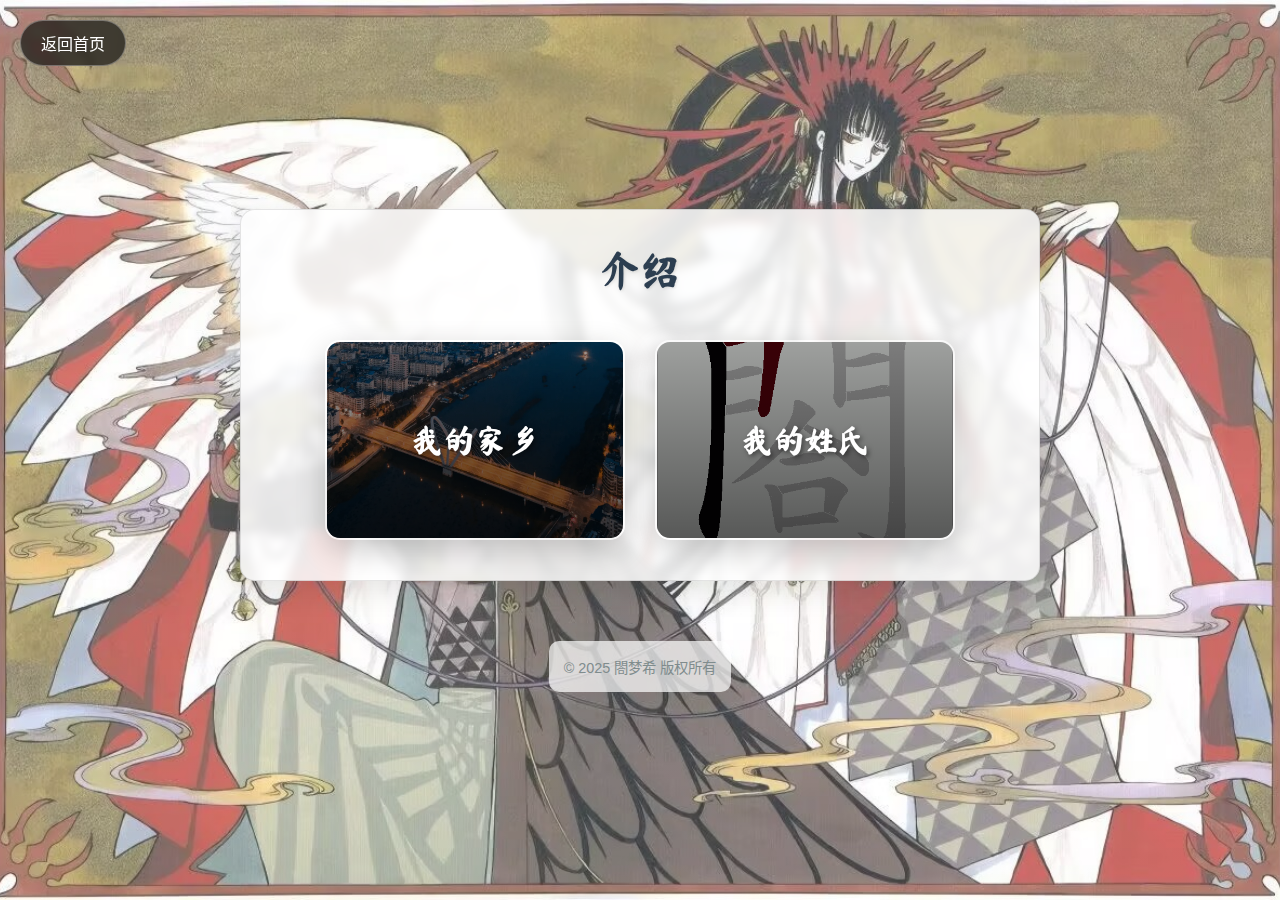
<file: jieshao.html>
<!DOCTYPE html>
<html lang="zh-CN">
<head>
    <meta charset="UTF-8">
    <meta name="viewport" content="width=device-width, initial-scale=1.0">
    <title>閤梦希的个人网站</title>
    <body>
        <!-- 新增返回按钮 -->
        <a href="shouye.html" class="home-button">返回首页</a>
        <div class="carousel-container">
        </div>
    </body>
    <style>
        /* 返回按钮样式 */
.home-button {
    position: fixed;
    top: 20px;
    left: 20px;
    padding: 10px 20px;
    background-color: rgba(0, 0, 0, 0.6);
    color: white;
    text-decoration: none;
    border-radius: 30px;
    font-size: 16px;
    z-index: 1000;
    transition: all 0.3s ease;
    border: 1px solid rgba(255, 255, 255, 0.3);
    backdrop-filter: blur(5px); /* 毛玻璃效果 */
}

.home-button:hover {
    background-color: rgba(0, 0, 0, 0.8);
    transform: translateY(-2px);
    box-shadow: 0 4px 8px rgba(0, 0, 0, 0.2);
}
        * {
            margin: 0;
            padding: 0;
            box-sizing: border-box;
            font-family: "Microsoft YaHei", "微软雅黑", sans-serif;
        }
        
        body {
            background: 
                /* 半透明白色叠加层提高文字可读性 */
                linear-gradient(rgba(255, 255, 255, 0.2), rgba(255, 255, 255, 0.2)),
                /* 中国传统水墨山水背景 */
                url('./images/zhuye.jpg') center/cover fixed;
            min-height: 100vh;
            display: flex;
            flex-direction: column;
            align-items: center;
            justify-content: center;
            color: #333;
            position: relative;
        }
        
        /* 添加古典纹理效果 */
        body::before {
            content: "";
            position: absolute;
            top: 0;
            left: 0;
            width: 100%;
            height: 100%;
            background: url('https://www.transparenttextures.com/patterns/rice-paper-3.png');
            opacity: 0.3;
            z-index: -1;
        }
        
        .main-container {
            text-align: center;
            padding: 40px;
            max-width: 800px;
            width: 90%;
            background-color: rgba(255, 255, 255, 0.85);
            border-radius: 15px;
            box-shadow: 0 10px 30px rgba(0, 0, 0, 0.1);
            border: 1px solid rgba(0, 0, 0, 0.1);
            backdrop-filter: blur(5px);
        }
        
        h1 {
            font-size: 2.5rem;
            margin-bottom: 40px;
            color: #2c3e50;
            text-shadow: 1px 1px 3px rgba(0,0,0,0.1);
            font-family: "Ma Shan Zheng", cursive;
        }
        
        .buttons-container {
            display: flex;
            justify-content: center;
            flex-wrap: wrap;
            gap: 30px;
            margin-top: 50px;
        }
        
        .nav-button {
            position: relative;
            width: 300px;
            height: 200px;
            border-radius: 15px;
            overflow: hidden;
            box-shadow: 0 10px 30px rgba(0,0,0,0.2);
            transition: all 0.3s ease;
            cursor: pointer;
            border: 2px solid rgba(255, 255, 255, 0.5);
        }
        
        .nav-button:hover {
            transform: translateY(-10px);
            box-shadow: 0 15px 40px rgba(0,0,0,0.3);
        }
        
        .nav-button img {
            width: 100%;
            height: 100%;
            object-fit: cover;
            filter: brightness(0.7);
            transition: filter 0.3s ease;
        }
        
        .nav-button:hover img {
            filter: brightness(0.5);
        }
        
        .button-text {
            position: absolute;
            top: 50%;
            left: 50%;
            transform: translate(-50%, -50%);
            color: white;
            font-size: 2rem;
            font-weight: bold;
            text-shadow: 2px 2px 5px rgba(0,0,0,0.5);
            z-index: 2;
            width: 100%;
            text-align: center;
            font-family: "Ma Shan Zheng", cursive;
        }
        
        .button-overlay {
            position: absolute;
            top: 0;
            left: 0;
            width: 100%;
            height: 100%;
            background: linear-gradient(to bottom, rgba(0,0,0,0.1), rgba(0,0,0,0.5));
            z-index: 1;
        }
        
        footer {
            margin-top: 60px;
            color: #7f8c8d;
            font-size: 0.9rem;
            background-color: rgba(255, 255, 255, 0.7);
            padding: 15px;
            border-radius: 10px;
        }
        
        @media (max-width: 768px) {
            h1 {
                font-size: 2rem;
                margin-bottom: 30px;
            }
            
            .nav-button {
                width: 250px;
                height: 180px;
            }
            
            .button-text {
                font-size: 1.8rem;
            }
        }
        
        @media (max-width: 576px) {
            .buttons-container {
                flex-direction: column;
                align-items: center;
            }
            
            .nav-button {
                width: 280px;
            }
            
            body {
                background-attachment: scroll;
            }
        }
    </style>
    <!-- 引入Google字体 -->
    <link href="https://fonts.googleapis.com/css2?family=Ma+Shan+Zheng&display=swap" rel="stylesheet">
</head>
<body>
    <div class="main-container">
        <h1>介绍</h1>
        
        <div class="buttons-container">
            <a href="jieshao1.html" class="nav-button">
                <img src="./images/sz.webp" alt="我的家乡">
                <div class="button-overlay"></div>
                <div class="button-text">我的家乡</div>
            </a>
            
            <a href="jieshao2.html" class="nav-button">
                <img src="./images/bishun.gif" alt="我的姓氏">
                <div class="button-overlay"></div>
                <div class="button-text">我的姓氏</div>
            </a>
        </div>
    </div>
    
    <footer>
        © 2025 閤梦希 版权所有
    </footer>
</body>
</html>
</file>
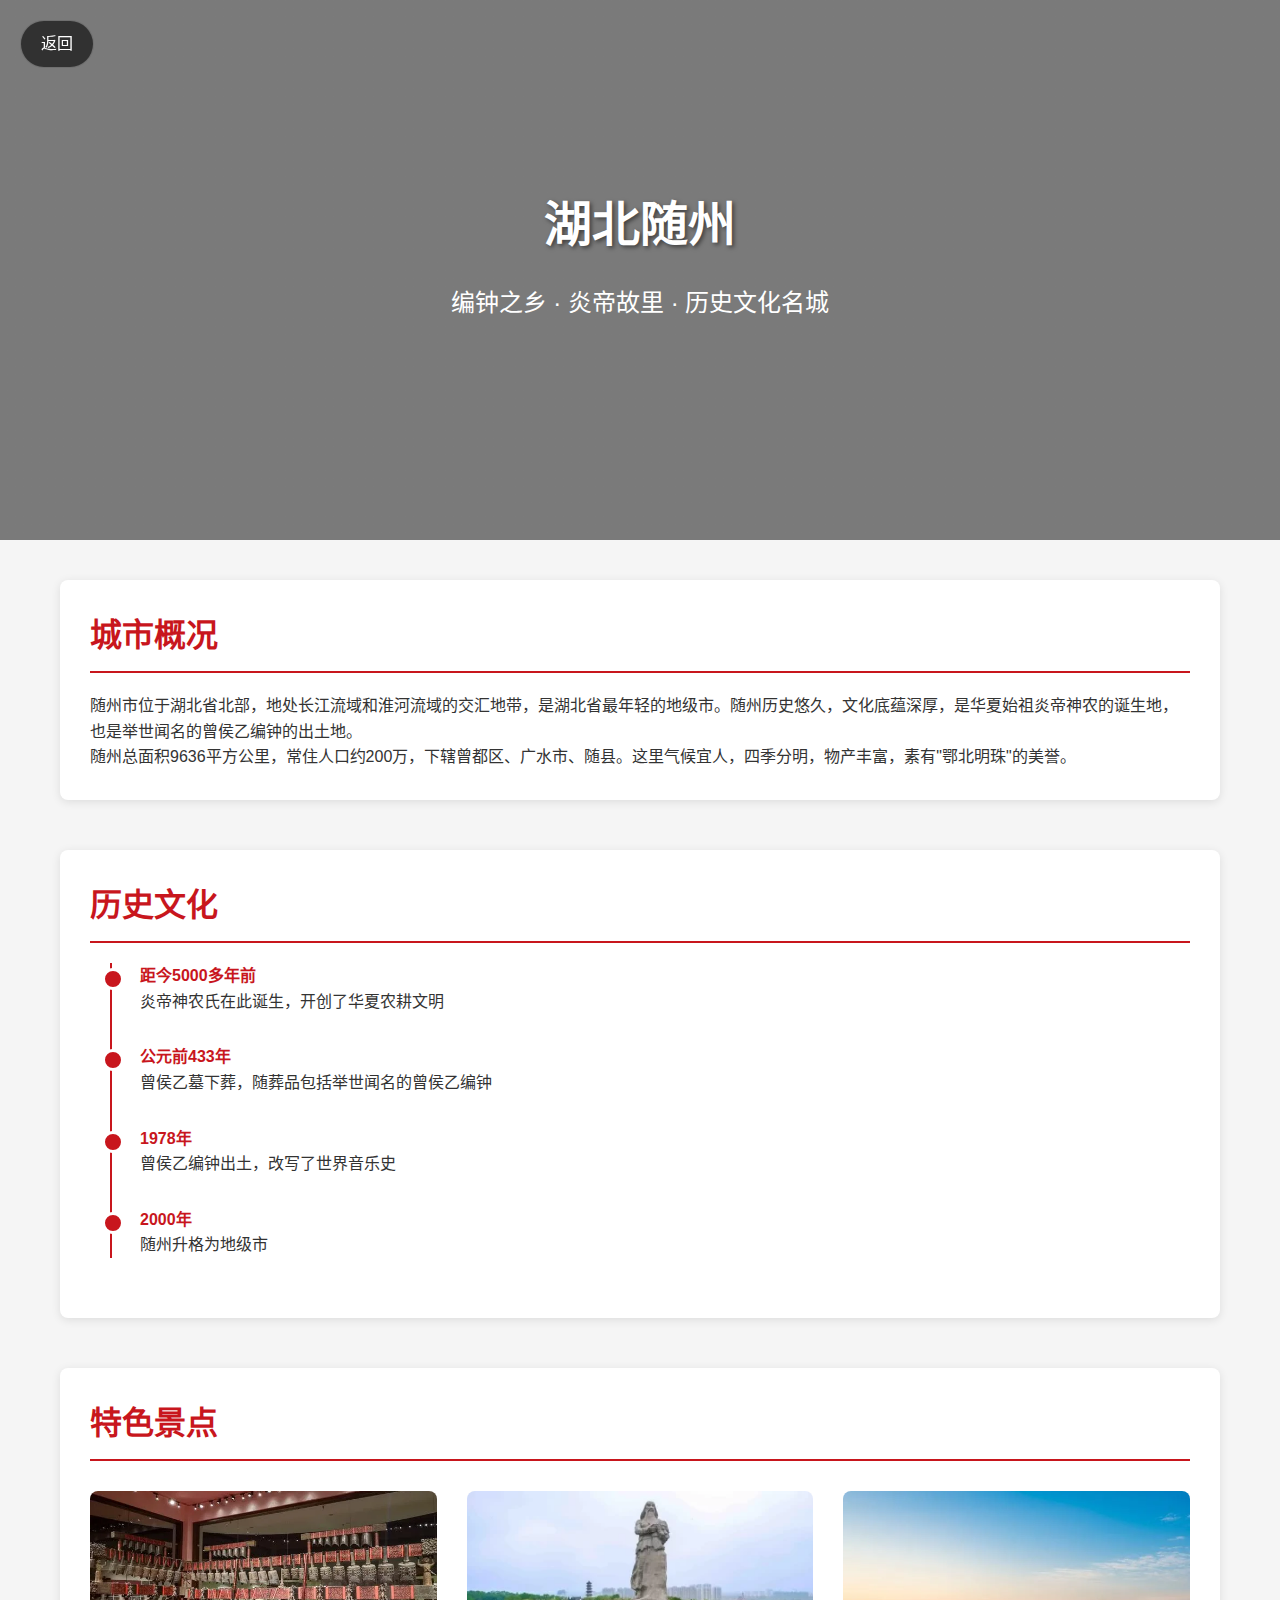
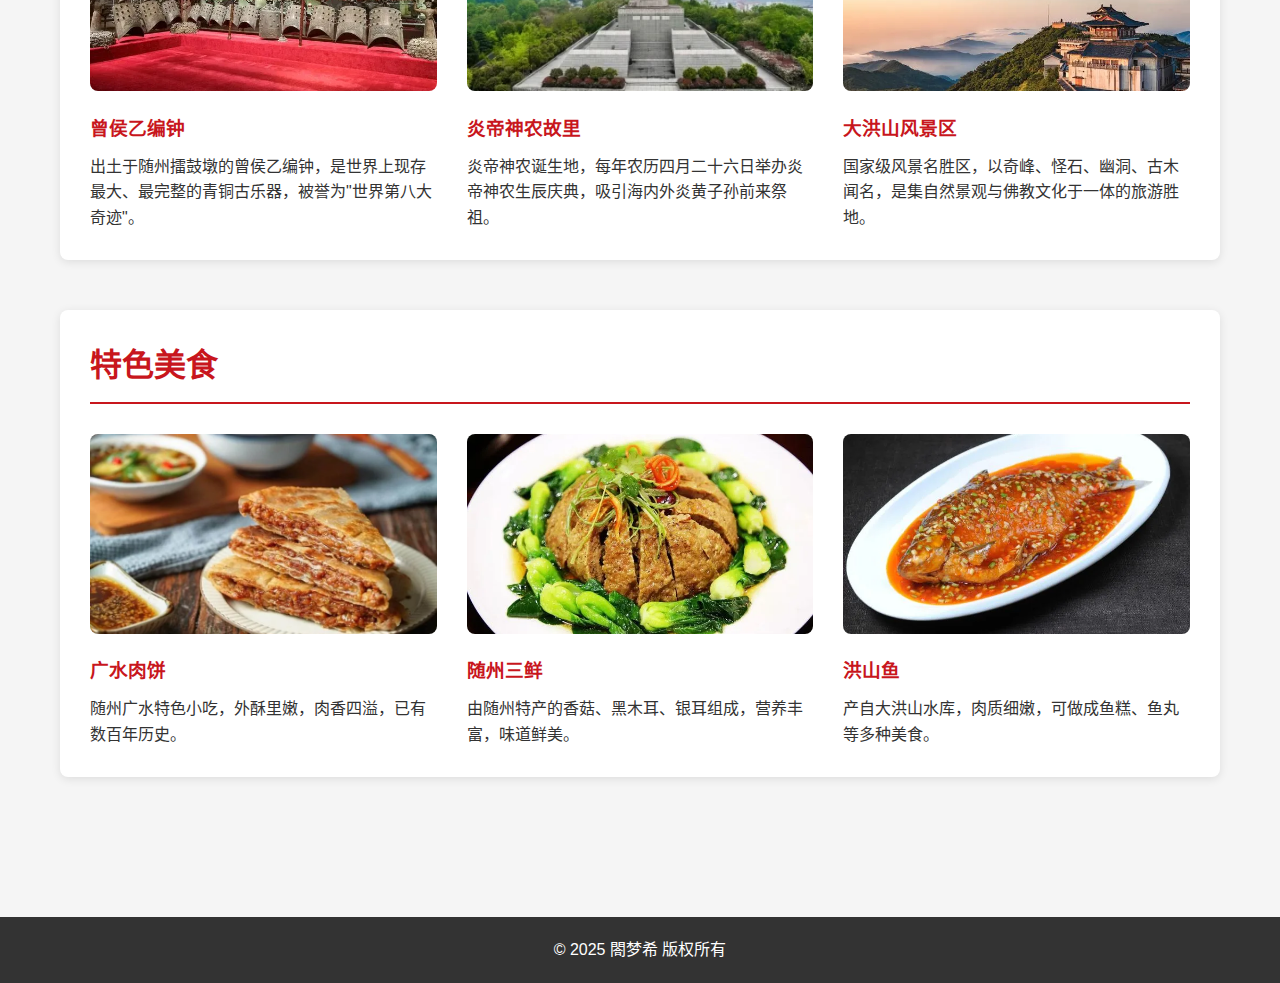
<file: jieshao1.html>
<!DOCTYPE html>
<html lang="zh-CN">
<head>
    <meta charset="UTF-8">
    <meta name="viewport" content="width=device-width, initial-scale=1.0">
    <title>湖北随州 - 编钟之乡，炎帝故里</title>
    <body>
        <!-- 新增返回按钮 -->
        <a href="jieshao.html" class="home-button">返回</a>
        <div class="carousel-container">
        </div>
    </body>
    <style>
        /* 返回按钮样式 */
.home-button {
    position: fixed;
    top: 20px;
    left: 20px;
    padding: 10px 20px;
    background-color: rgba(0, 0, 0, 0.6);
    color: white;
    text-decoration: none;
    border-radius: 30px;
    font-size: 16px;
    z-index: 1000;
    transition: all 0.3s ease;
    border: 1px solid rgba(255, 255, 255, 0.3);
    backdrop-filter: blur(5px); /* 毛玻璃效果 */
}

.home-button:hover {
    background-color: rgba(0, 0, 0, 0.8);
    transform: translateY(-2px);
    box-shadow: 0 4px 8px rgba(0, 0, 0, 0.2);
}
   
        * {
            margin: 0;
            padding: 0;
            box-sizing: border-box;
            font-family: "Microsoft YaHei", "微软雅黑", sans-serif;
        }
        
        body {
            background-color: #f5f5f5;
            color: #333;
            line-height: 1.6;
        }
        
        header {
            background: linear-gradient(rgba(0,0,0,0.5), rgba(0,0,0,0.5)), url('https://example.com/suizhou-banner.jpg');
            background-size: cover;
            background-position: center;
            height: 60vh;
            display: flex;
            flex-direction: column;
            justify-content: center;
            align-items: center;
            text-align: center;
            color: white;
            padding: 0 20px;
        }
        
        h1 {
            font-size: 3rem;
            margin-bottom: 20px;
            text-shadow: 2px 2px 4px rgba(0,0,0,0.5);
        }
        
        .subtitle {
            font-size: 1.5rem;
            max-width: 800px;
            margin-bottom: 30px;
        }
        
        .container {
            max-width: 1200px;
            margin: 0 auto;
            padding: 40px 20px;
        }
        
        section {
            margin-bottom: 50px;
            background-color: white;
            padding: 30px;
            border-radius: 8px;
            box-shadow: 0 2px 10px rgba(0,0,0,0.1);
        }
        
        h2 {
            color: #c8161d;
            border-bottom: 2px solid #c8161d;
            padding-bottom: 10px;
            margin-bottom: 20px;
            font-size: 2rem;
        }
        
        .feature-box {
            display: flex;
            flex-wrap: wrap;
            gap: 30px;
            margin-top: 30px;
        }
        
        .feature {
            flex: 1;
            min-width: 300px;
        }
        
        .feature img {
            width: 100%;
            height: 200px;
            object-fit: cover;
            border-radius: 8px;
            margin-bottom: 15px;
        }
        
        .feature h3 {
            color: #c8161d;
            margin-bottom: 10px;
        }
        
        footer {
            background-color: #333;
            color: white;
            text-align: center;
            padding: 20px;
            margin-top: 50px;
        }
        
        .history-timeline {
            position: relative;
            padding-left: 50px;
        }
        
        .history-timeline::before {
            content: '';
            position: absolute;
            left: 20px;
            top: 0;
            bottom: 0;
            width: 2px;
            background-color: #c8161d;
        }
        
        .timeline-item {
            position: relative;
            margin-bottom: 30px;
        }
        
        .timeline-item::before {
            content: '';
            position: absolute;
            left: -38px;
            top: 5px;
            width: 16px;
            height: 16px;
            border-radius: 50%;
            background-color: #c8161d;
            border: 3px solid white;
        }
        
        .timeline-year {
            font-weight: bold;
            color: #c8161d;
        }
    </style>
</head>
<body>
    <header>
        <h1>湖北随州</h1>
        <p class="subtitle">编钟之乡 · 炎帝故里 · 历史文化名城</p>
    </header>
    
    <div class="container">
        <section>
            <h2>城市概况</h2>
            <p>随州市位于湖北省北部，地处长江流域和淮河流域的交汇地带，是湖北省最年轻的地级市。随州历史悠久，文化底蕴深厚，是华夏始祖炎帝神农的诞生地，也是举世闻名的曾侯乙编钟的出土地。</p>
            <p>随州总面积9636平方公里，常住人口约200万，下辖曾都区、广水市、随县。这里气候宜人，四季分明，物产丰富，素有"鄂北明珠"的美誉。</p>
        </section>
        
        <section>
            <h2>历史文化</h2>
            <div class="history-timeline">
                <div class="timeline-item">
                    <div class="timeline-year">距今5000多年前</div>
                    <p>炎帝神农氏在此诞生，开创了华夏农耕文明</p>
                </div>
                <div class="timeline-item">
                    <div class="timeline-year">公元前433年</div>
                    <p>曾侯乙墓下葬，随葬品包括举世闻名的曾侯乙编钟</p>
                </div>
                <div class="timeline-item">
                    <div class="timeline-year">1978年</div>
                    <p>曾侯乙编钟出土，改写了世界音乐史</p>
                </div>
                <div class="timeline-item">
                    <div class="timeline-year">2000年</div>
                    <p>随州升格为地级市</p>
                </div>
            </div>
        </section>
        
        <section>
            <h2>特色景点</h2>
            <div class="feature-box">
                <div class="feature">
                    <img src="./images/bianzhong.webp" alt="曾侯乙编钟">
                    <h3>曾侯乙编钟</h3>
                    <p>出土于随州擂鼓墩的曾侯乙编钟，是世界上现存最大、最完整的青铜古乐器，被誉为"世界第八大奇迹"。</p>
                </div>
                <div class="feature">
                    <img src="./images/ydsn.webp" alt="炎帝神农故里">
                    <h3>炎帝神农故里</h3>
                    <p>炎帝神农诞生地，每年农历四月二十六日举办炎帝神农生辰庆典，吸引海内外炎黄子孙前来祭祖。</p>
                </div>
                <div class="feature">
                    <img src="./images/dhs.webp" alt="大洪山">
                    <h3>大洪山风景区</h3>
                    <p>国家级风景名胜区，以奇峰、怪石、幽洞、古木闻名，是集自然景观与佛教文化于一体的旅游胜地。</p>
                </div>
            </div>
        </section>
        
        <section>
            <h2>特色美食</h2>
            <div class="feature-box">
                <div class="feature">
                    <img src="./images/gsrb.webp" alt="广水肉饼">
                    <h3>广水肉饼</h3>
                    <p>随州广水特色小吃，外酥里嫩，肉香四溢，已有数百年历史。</p>
                </div>
                <div class="feature">
                    <img src="./images/sanxian.webp" alt="随州三鲜">
                    <h3>随州三鲜</h3>
                    <p>由随州特产的香菇、黑木耳、银耳组成，营养丰富，味道鲜美。</p>
                </div>
                <div class="feature">
                    <img src="./images/hsy.webp" alt="洪山鱼">
                    <h3>洪山鱼</h3>
                    <p>产自大洪山水库，肉质细嫩，可做成鱼糕、鱼丸等多种美食。</p>
                </div>
            </div>
        </section>
    </div>
    
    <footer>
        © 2025 閤梦希 版权所有
    </footer>
</body>
</html>
</file>
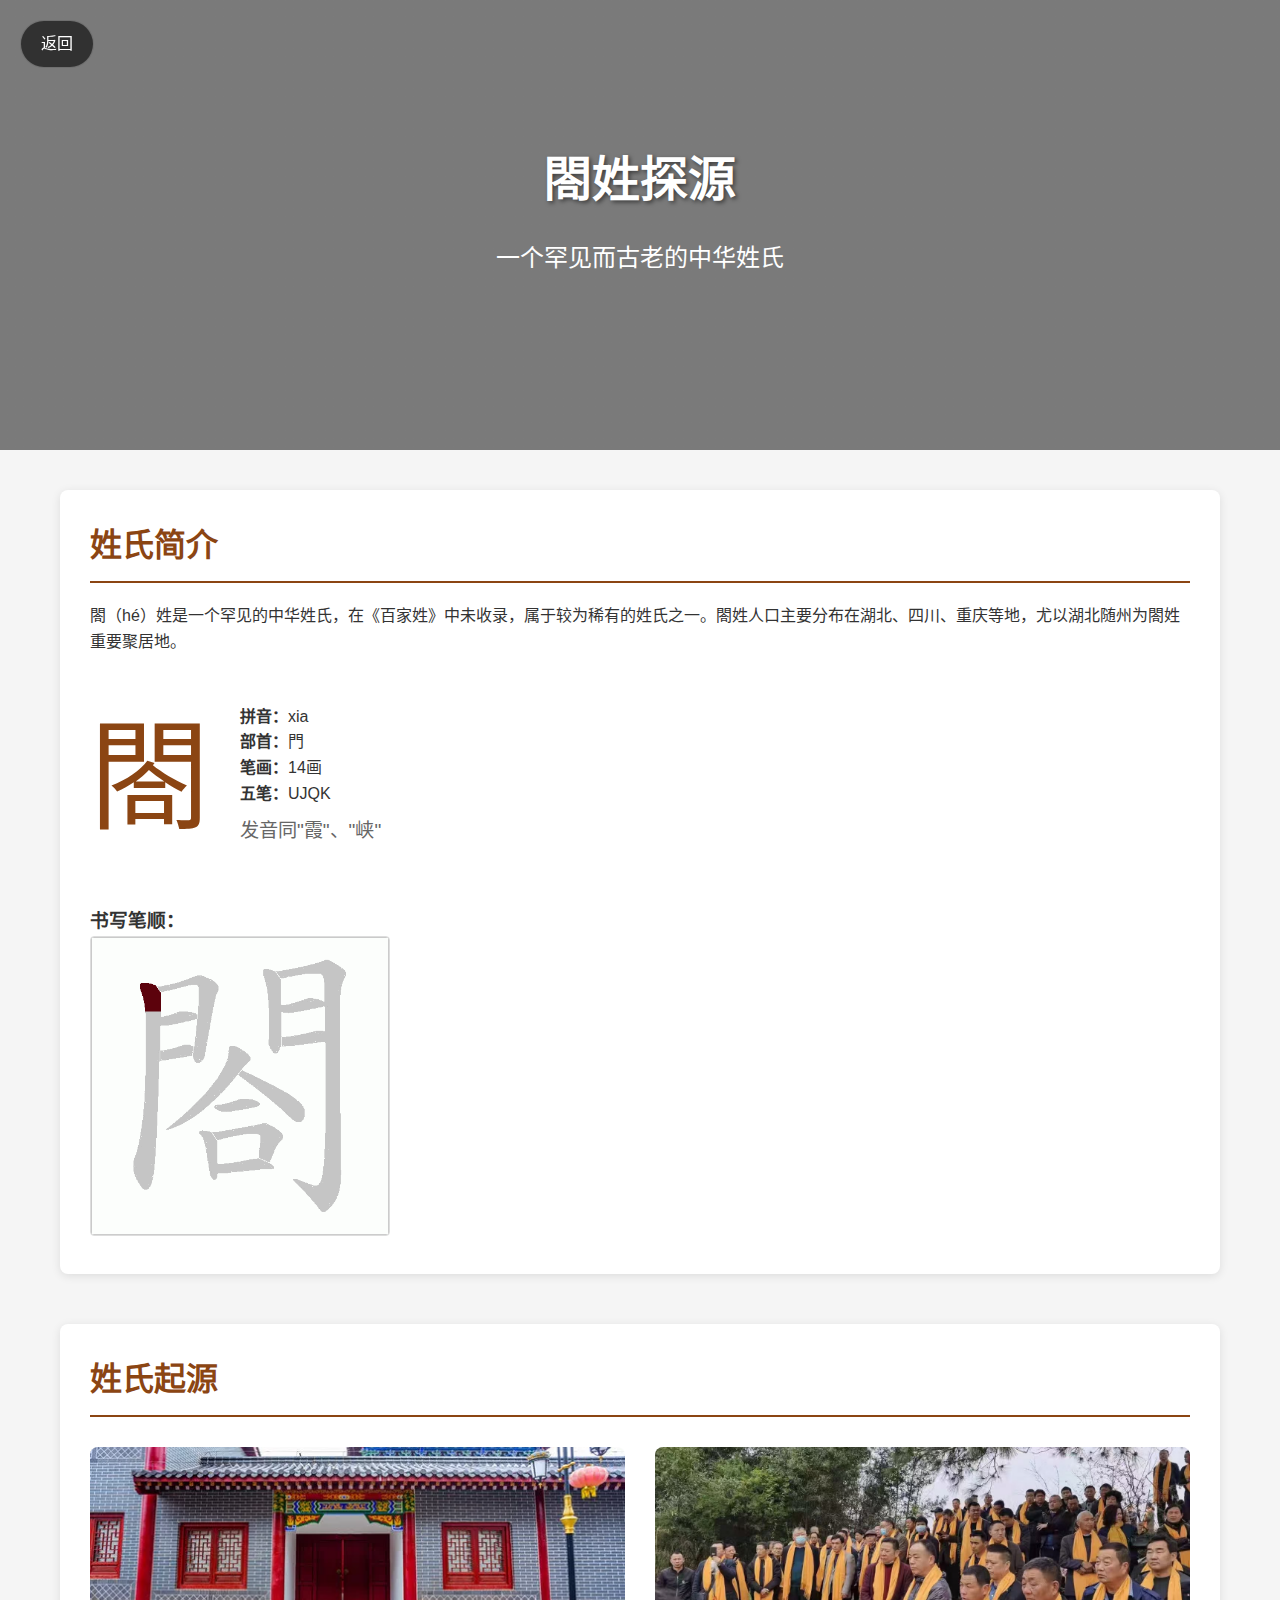
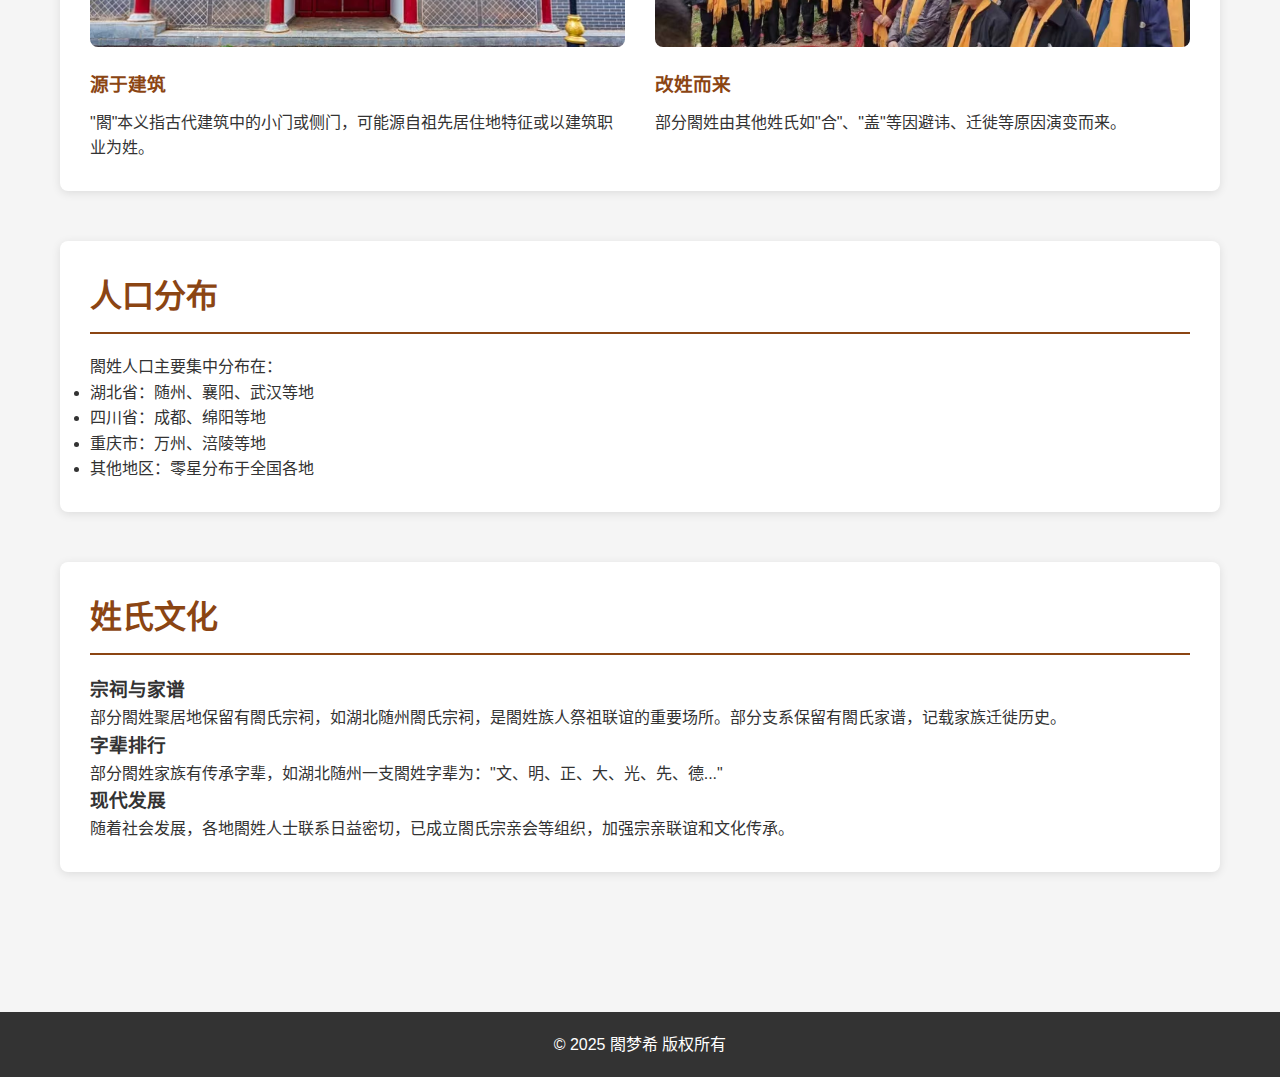
<file: jieshao2.html>
<!DOCTYPE html>
<html lang="zh-CN">
<head>
    <meta charset="UTF-8">
    <meta name="viewport" content="width=device-width, initial-scale=1.0">
    <title>閤姓探源 - 一个罕见而古老的姓氏</title>
    <body>
        <!-- 新增返回按钮 -->
        <a href="jieshao.html" class="home-button">返回</a>
        <div class="carousel-container">
        </div>
    </body>
    <style>
        /* 返回按钮样式 */
.home-button {
    position: fixed;
    top: 20px;
    left: 20px;
    padding: 10px 20px;
    background-color: rgba(0, 0, 0, 0.6);
    color: white;
    text-decoration: none;
    border-radius: 30px;
    font-size: 16px;
    z-index: 1000;
    transition: all 0.3s ease;
    border: 1px solid rgba(255, 255, 255, 0.3);
    backdrop-filter: blur(5px); /* 毛玻璃效果 */
}

.home-button:hover {
    background-color: rgba(0, 0, 0, 0.8);
    transform: translateY(-2px);
    box-shadow: 0 4px 8px rgba(0, 0, 0, 0.2);
}
        * {
            margin: 0;
            padding: 0;
            box-sizing: border-box;
            font-family: "Microsoft YaHei", "微软雅黑", sans-serif;
        }
        
        body {
            background-color: #f5f5f5;
            color: #333;
            line-height: 1.6;
        }
        
        header {
            background: linear-gradient(rgba(0,0,0,0.5), rgba(0,0,0,0.5)), url('https://example.com/chinese-ancestral-hall.jpg');
            background-size: cover;
            background-position: center;
            height: 50vh;
            display: flex;
            flex-direction: column;
            justify-content: center;
            align-items: center;
            text-align: center;
            color: white;
            padding: 0 20px;
        }
        
        h1 {
            font-size: 3rem;
            margin-bottom: 20px;
            text-shadow: 2px 2px 4px rgba(0,0,0,0.5);
        }
        
        .subtitle {
            font-size: 1.5rem;
            max-width: 800px;
            margin-bottom: 30px;
        }
        
        .container {
            max-width: 1200px;
            margin: 0 auto;
            padding: 40px 20px;
        }
        
        section {
            margin-bottom: 50px;
            background-color: white;
            padding: 30px;
            border-radius: 8px;
            box-shadow: 0 2px 10px rgba(0,0,0,0.1);
        }
        
        h2 {
            color: #8b4513;
            border-bottom: 2px solid #8b4513;
            padding-bottom: 10px;
            margin-bottom: 20px;
            font-size: 2rem;
        }
        
        .feature-box {
            display: flex;
            flex-wrap: wrap;
            gap: 30px;
            margin-top: 30px;
        }
        
        .feature {
            flex: 1;
            min-width: 300px;
        }
        
        .feature img {
            width: 100%;
            height: 200px;
            object-fit: cover;
            border-radius: 8px;
            margin-bottom: 15px;
        }
        
        .feature h3 {
            color: #8b4513;
            margin-bottom: 10px;
        }
        
        footer {
            background-color: #333;
            color: white;
            text-align: center;
            padding: 20px;
            margin-top: 50px;
        }
        
        .character-analysis {
            display: flex;
            align-items: center;
            gap: 30px;
            margin: 30px 0;
        }
        
        .big-character {
            font-size: 120px;
            color: #8b4513;
            font-family: "SimSun", "宋体", serif;
        }
        
        .pronunciation {
            font-size: 1.2rem;
            color: #666;
            margin: 10px 0;
        }
        
        .stroke-order {
            margin-top: 20px;
        }
        
        .stroke-order img {
            width: 100%;
            max-width: 300px;
            border: 1px solid #ddd;
            border-radius: 4px;
        }
        
        .distribution-map {
            width: 100%;
            height: 400px;
            background-color: #eee;
            margin: 30px 0;
            border-radius: 8px;
            overflow: hidden;
        }
        
        @media (max-width: 768px) {
            .character-analysis {
                flex-direction: column;
            }
            
            h1 {
                font-size: 2rem;
            }
            
            .subtitle {
                font-size: 1.2rem;
            }
        }
    </style>
</head>
<body>
    <header>
        <h1>閤姓探源</h1>
        <p class="subtitle">一个罕见而古老的中华姓氏</p>
    </header>
    
    <div class="container">
        <section>
            <h2>姓氏简介</h2>
            <p>閤（hé）姓是一个罕见的中华姓氏，在《百家姓》中未收录，属于较为稀有的姓氏之一。閤姓人口主要分布在湖北、四川、重庆等地，尤以湖北随州为閤姓重要聚居地。</p>
            
            <div class="character-analysis">
                <div class="big-character">閤</div>
                <div>
                    <p><strong>拼音：</strong>xia</p>
                    <p><strong>部首：</strong>門</p>
                    <p><strong>笔画：</strong>14画</p>
                    <p><strong>五笔：</strong>UJQK</p>
                    <div class="pronunciation">发音同"霞"、"峡"</div>
                </div>
            </div>
            
            <div class="stroke-order">
                <h3>书写笔顺：</h3>
                <img src="./images/bishun.gif" alt="閤字笔顺">
            </div>
        </section>
        
        <section>
            <h2>姓氏起源</h2>
            <div class="feature-box">
                <div class="feature">
                    <img src="./images/xiaomen.webp" alt="古代门楼">
                    <h3>源于建筑</h3>
                    <p>"閤"本义指古代建筑中的小门或侧门，可能源自祖先居住地特征或以建筑职业为姓。</p>
                </div>
                <div class="feature">
                    <img src="./images/jisi.jpg" alt="祖先祭祀">
                    <h3>改姓而来</h3>
                    <p>部分閤姓由其他姓氏如"合"、"盖"等因避讳、迁徙等原因演变而来。</p>
                
            </div>
        </section>
        
        <section>
            <h2>人口分布</h2>
            <p>閤姓人口主要集中分布在：</p>
            <ul>
                <li>湖北省：随州、襄阳、武汉等地</li>
                <li>四川省：成都、绵阳等地</li>
                <li>重庆市：万州、涪陵等地</li>
                <li>其他地区：零星分布于全国各地</li>
            </ul>
        </section>
        
       
        <section>
            <h2>姓氏文化</h2>
            <h3>宗祠与家谱</h3>
            <p>部分閤姓聚居地保留有閤氏宗祠，如湖北随州閤氏宗祠，是閤姓族人祭祖联谊的重要场所。部分支系保留有閤氏家谱，记载家族迁徙历史。</p>
            
            <h3>字辈排行</h3>
            <p>部分閤姓家族有传承字辈，如湖北随州一支閤姓字辈为："文、明、正、大、光、先、德..."</p>
            
            <h3>现代发展</h3>
            <p>随着社会发展，各地閤姓人士联系日益密切，已成立閤氏宗亲会等组织，加强宗亲联谊和文化传承。</p>
        </section>
    </div>
    
    <footer>
        © 2025 閤梦希 版权所有
    </footer>
</body>
</html>
</file>
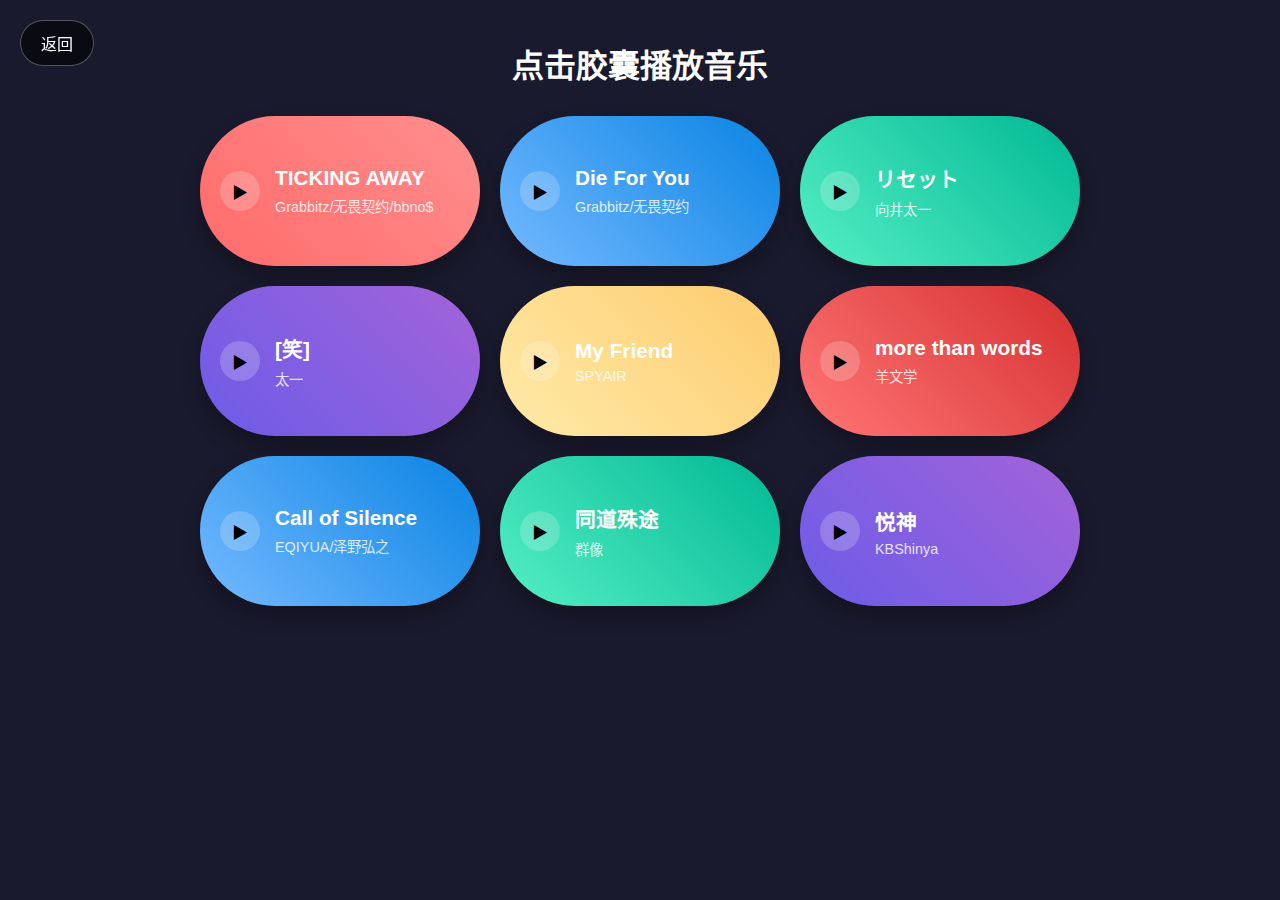
<file: music.html>
<!DOCTYPE html>
<html lang="zh-CN">
<head>
    <meta charset="UTF-8">
    <meta name="viewport" content="width=device-width, initial-scale=1.0">
    <title>音乐胶囊播放器</title>
    <style>
        * {
            margin: 0;
            padding: 0;
            box-sizing: border-box;
        }

        body {
            min-height: 100vh;
            background: #1a1a2e;
            font-family: 'Segoe UI', Tahoma, Geneva, Verdana, sans-serif;
            display: flex;
            flex-direction: column;
            align-items: center;
            padding: 40px 20px;
        }

        h1 {
            color: white;
            margin-bottom: 30px;
            text-align: center;
        }

        .capsule-container {
            display: flex;
            flex-wrap: wrap;
            justify-content: center;
            gap: 20px;
            max-width: 1000px;
        }

        .music-capsule {
            width: 280px;
            height: 150px;
            border-radius: 75px;
            display: flex;
            align-items: center;
            padding: 20px;
            cursor: pointer;
            transition: all 0.3s ease;
            position: relative;
            overflow: hidden;
            box-shadow: 0 10px 20px rgba(0,0,0,0.3);
        }

        .music-capsule:hover {
            transform: scale(1.05);
        }

        .music-capsule.playing {
            box-shadow: 0 0 20px rgba(29, 185, 84, 0.7);
            border: 2px solid #1DB954;
        }

        .music-info {
            color: white;
            margin-left: 15px;
            z-index: 2;
        }

        .music-title {
            font-size: 1.3em;
            margin-bottom: 5px;
            font-weight: bold;
        }

        .music-artist {
            font-size: 0.9em;
            opacity: 0.8;
        }

        .play-icon {
            width: 40px;
            height: 40px;
            background-color: rgba(255,255,255,0.2);
            border-radius: 50%;
            display: flex;
            align-items: center;
            justify-content: center;
            transition: all 0.3s;
        }

        .music-capsule.playing .play-icon {
            background-color: #1DB954;
        }

        .progress-bar {
            position: absolute;
            bottom: 0;
            left: 0;
            height: 5px;
            background-color: #1DB954;
            width: 0%;
            transition: width 0.1s linear;
        }

        /* 不同胶囊颜色 */
        .capsule-1 { background: linear-gradient(45deg, #FF6B6B, #FF8E8E); }
        .capsule-2 { background: linear-gradient(45deg, #74B9FF, #0984E3); }
        .capsule-3 { background: linear-gradient(45deg, #55EFC4, #00B894); }
        .capsule-4 { background: linear-gradient(45deg, #6C5CE7, #A363D9); }
        .capsule-5 { background: linear-gradient(45deg, #FFEAA7, #FDCB6E); }
        .capsule-6 { background: linear-gradient(45deg, #FF7675, #D63031); }
    </style>
</head>
<body>
    <body>
        <!-- 新增返回按钮 -->
        <a href="xingqu.html" class="home-button">返回</a>
        <div class="carousel-container">
        </div>
    </body>
    <style>

        /* 返回按钮样式 */
.home-button {
    position: fixed;
    top: 20px;
    left: 20px;
    padding: 10px 20px;
    background-color: rgba(0, 0, 0, 0.6);
    color: white;
    text-decoration: none;
    border-radius: 30px;
    font-size: 16px;
    z-index: 1000;
    transition: all 0.3s ease;
    border: 1px solid rgba(255, 255, 255, 0.3);
    backdrop-filter: blur(5px); /* 毛玻璃效果 */
}

.home-button:hover {
    background-color: rgba(0, 0, 0, 0.8);
    transform: translateY(-2px);
    box-shadow: 0 4px 8px rgba(0, 0, 0, 0.2);
}
</style>
    <h1>点击胶囊播放音乐</h1>
    
    <div class="capsule-container">
        <!-- 音乐胶囊1 -->
        <div class="music-capsule capsule-1" data-audio="23冠军.ogg">
            <div class="play-icon">▶</div>
            <div class="music-info">
                <div class="music-title">TICKING AWAY</div>
                <div class="music-artist">Grabbitz/无畏契约/bbno$</div>
            </div>
            <div class="progress-bar"></div>
        </div>
        
        <!-- 音乐胶囊2 -->
        <div class="music-capsule capsule-2" data-audio="Die For You .ogg">
            <div class="play-icon">▶</div>
            <div class="music-info">
                <div class="music-title">Die For You</div>
                <div class="music-artist">Grabbitz/无畏契约</div>
            </div>
            <div class="progress-bar"></div>
        </div>
        
        <!-- 音乐胶囊3 -->
        <div class="music-capsule capsule-3" data-audio="リセット .ogg">
            <div class="play-icon">▶</div>
            <div class="music-info">
                <div class="music-title">リセット</div>
                <div class="music-artist">向井太一</div>
            </div>
            <div class="progress-bar"></div>
        </div>
        
        <!-- 音乐胶囊4 -->
        <div class="music-capsule capsule-4" data-audio="太一 - 笑 [mqms2].ogg">
            <div class="play-icon">▶</div>
            <div class="music-info">
                <div class="music-title">[笑]</div>
                <div class="music-artist">太一</div>
            </div>
            <div class="progress-bar"></div>
        </div>
        
        <!-- 音乐胶囊5 -->
        <div class="music-capsule capsule-5" data-audio="My Friend-SPYAIR.mp3">
            <div class="play-icon">▶</div>
            <div class="music-info">
                <div class="music-title">My Friend</div>
                <div class="music-artist">SPYAIR</div>
            </div>
            <div class="progress-bar"></div>
        </div>
        
        <!-- 音乐胶囊6 -->
        <div class="music-capsule capsule-6" data-audio="more than words.mp3">
            <div class="play-icon">▶</div>
            <div class="music-info">
                <div class="music-title">more than words</div>
                <div class="music-artist">羊文学</div>
            </div>
            <div class="progress-bar"></div>
        </div>

        <!-- 音乐胶囊7 -->
        <div class="music-capsule capsule-2" data-audio="Call of Silence.ogg">
            <div class="play-icon">▶</div>
            <div class="music-info">
                <div class="music-title">Call of Silence</div>
                <div class="music-artist">EQIYUA/泽野弘之</div>
            </div>
            <div class="progress-bar"></div>
        </div>

        <!-- 音乐胶囊8 -->
        <div class="music-capsule capsule-3" data-audio="同道殊途.ogg">
            <div class="play-icon">▶</div>
            <div class="music-info">
                <div class="music-title">同道殊途</div>
                <div class="music-artist">群像</div>
            </div>
            <div class="progress-bar"></div>
        </div>

        <!-- 音乐胶囊9 -->
        <div class="music-capsule capsule-4" data-audio="悦神.ogg">
            <div class="play-icon">▶</div>
            <div class="music-info">
                <div class="music-title">悦神</div>
                <div class="music-artist">KBShinya</div>
            </div>
            <div class="progress-bar"></div>
        </div>
    </div>

    <audio id="audio-player"></audio>

    <script>
        const audioPlayer = document.getElementById('audio-player');
        const capsules = document.querySelectorAll('.music-capsule');
        let currentPlaying = null;

        capsules.forEach(capsule => {
            capsule.addEventListener('click', function() {
                const audioSrc = this.getAttribute('data-audio');
                
                // 如果点击的是当前正在播放的胶囊
                if (currentPlaying === this) {
                    if (audioPlayer.paused) {
                        audioPlayer.play();
                        this.classList.add('playing');
                    } else {
                        audioPlayer.pause();
                        this.classList.remove('playing');
                    }
                    return;
                }
                
                // 停止当前播放的音乐
                if (currentPlaying) {
                    currentPlaying.classList.remove('playing');
                    currentPlaying.querySelector('.progress-bar').style.width = '0%';
                }
                
                // 播放新选择的音乐
                audioPlayer.src = audioSrc;
                audioPlayer.play();
                this.classList.add('playing');
                currentPlaying = this;
                
                // 更新播放图标
                capsules.forEach(cap => {
                    if (cap !== this) {
                        cap.querySelector('.play-icon').textContent = '▶';
                    }
                });
                this.querySelector('.play-icon').textContent = '❚❚';
            });
        });
        
        // 更新进度条
        audioPlayer.addEventListener('timeupdate', function() {
            if (currentPlaying) {
                const progress = (audioPlayer.currentTime / audioPlayer.duration) * 100;
                currentPlaying.querySelector('.progress-bar').style.width = `${progress}%`;
            }
        });
        
        // 音乐结束时重置
        audioPlayer.addEventListener('ended', function() {
            if (currentPlaying) {
                currentPlaying.classList.remove('playing');
                currentPlaying.querySelector('.progress-bar').style.width = '0%';
                currentPlaying.querySelector('.play-icon').textContent = '▶';
                currentPlaying = null;
            }
        });
    </script>
</body>
</html>
</file>
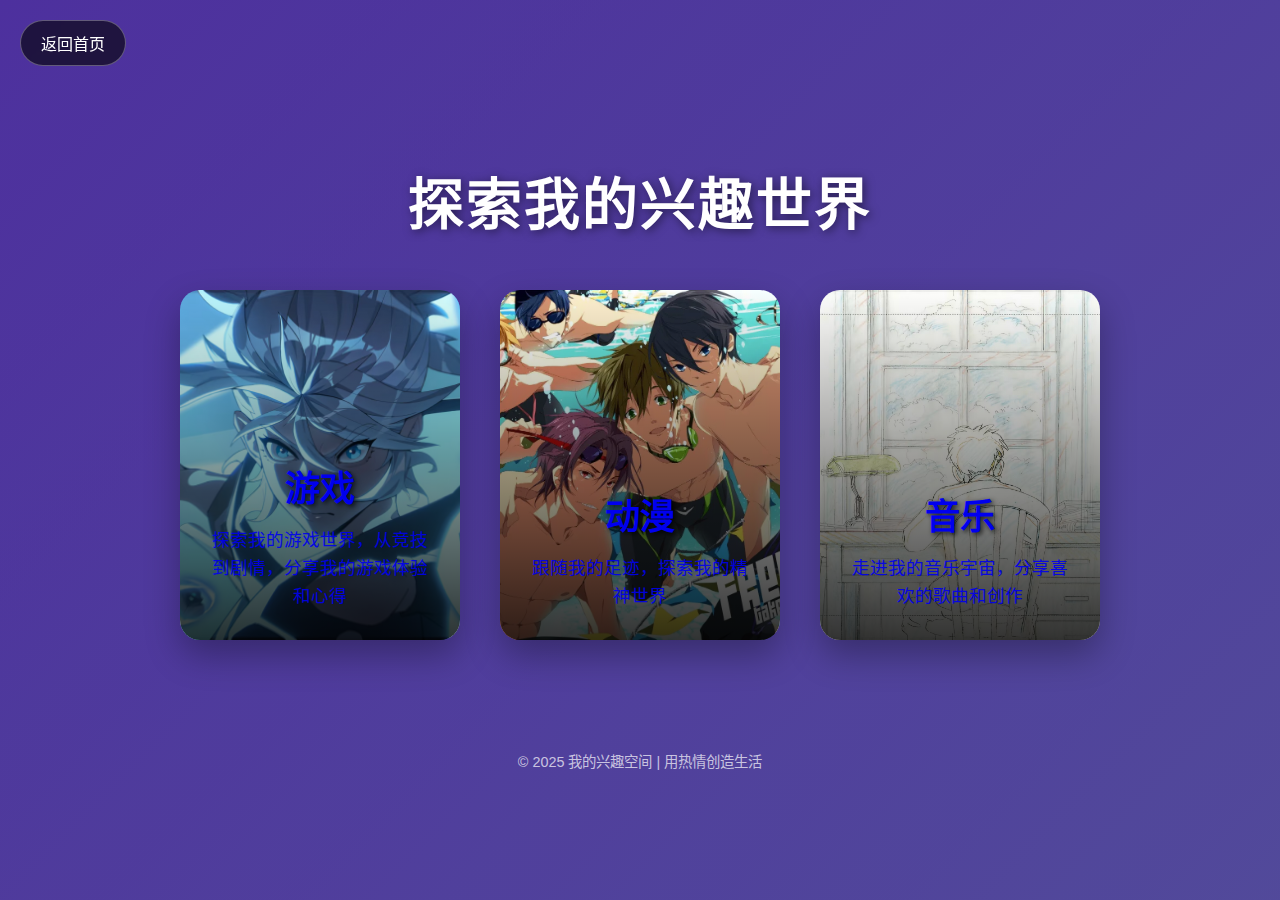
<file: xingqu.html>
<!DOCTYPE html>
<html lang="zh-CN">
<head>
    <meta charset="UTF-8">
    <meta name="viewport" content="width=device-width, initial-scale=1.0">
    <title>我的兴趣世界</title>
    <style>
        * {
            margin: 0;
            padding: 0;
            box-sizing: border-box;
            font-family: 'Arial', sans-serif;
        }
        
        body {
            background: 
                /* 深色半透明叠加层 */
                linear-gradient(rgba(0, 0, 0, 0.3), rgba(0, 0, 0, 0.3)),
                /* 动态渐变背景 */
                linear-gradient(135deg, #6e45e2 0%, #89d4cf 100%);
            min-height: 100vh;
            display: flex;
            flex-direction: column;
            align-items: center;
            justify-content: center;
            color: white;
            background-size: 400% 400%;
            animation: gradientBG 15s ease infinite;
        }
        
        @keyframes gradientBG {
            0% { background-position: 0% 50%; }
            50% { background-position: 100% 50%; }
            100% { background-position: 0% 50%; }
        }
        
        .main-container {
            text-align: center;
            padding: 30px;
            max-width: 1000px;
            width: 90%;
        }
        
        h1 {
            font-size: 3.5rem;
            margin-bottom: 50px;
            text-shadow: 2px 2px 10px rgba(0, 0, 0, 0.5);
            letter-spacing: 2px;
        }
        
        .buttons-container {
            display: flex;
            justify-content: center;
            flex-wrap: wrap;
            gap: 40px;
            margin-top: 30px;
        }
        
        .interest-button {
            position: relative;
            width: 280px;
            height: 350px;
            border-radius: 20px;
            overflow: hidden;
            box-shadow: 0 15px 35px rgba(0, 0, 0, 0.3);
            transition: all 0.4s ease;
            cursor: pointer;
        }
        
        .interest-button:hover {
            transform: translateY(-15px);
            box-shadow: 0 25px 50px rgba(0, 0, 0, 0.4);
        }
        
        .interest-button img {
            width: 100%;
            height: 100%;
            object-fit: cover;
            transition: transform 0.5s ease;
        }
        
        .interest-button:hover img {
            transform: scale(1.1);
        }
        
        .button-content {
            position: absolute;
            top: 0;
            left: 0;
            width: 100%;
            height: 100%;
            display: flex;
            flex-direction: column;
            justify-content: flex-end;
            padding: 30px;
            background: linear-gradient(to top, rgba(0,0,0,0.8), transparent);
            z-index: 2;
        }
        
        .button-title {
            font-size: 2.2rem;
            font-weight: bold;
            margin-bottom: 15px;
            text-shadow: 2px 2px 5px rgba(0, 0, 0, 0.8);
        }
        
        .button-desc {
            font-size: 1.1rem;
            opacity: 0.9;
            line-height: 1.6;
        }
        
        footer {
            margin-top: 80px;
            color: rgba(255, 255, 255, 0.7);
            font-size: 0.9rem;
        }
        
        /* 响应式设计 */
        @media (max-width: 900px) {
            .buttons-container {
                gap: 30px;
            }
            
            .interest-button {
                width: 250px;
                height: 320px;
            }
        }
        
        @media (max-width: 768px) {
            h1 {
                font-size: 2.8rem;
                margin-bottom: 40px;
            }
            
            .buttons-container {
                flex-direction: column;
                align-items: center;
                gap: 25px;
            }
            
            .interest-button {
                width: 280px;
                height: 200px;
            }
            
            .button-title {
                font-size: 1.8rem;
            }
        }
    </style>
</head>
<body>
    <body>
        <!-- 新增返回按钮 -->
        <a href="shouye.html" class="home-button">返回首页</a>
        <div class="carousel-container">
        </div>
    </body>
    <style>
        /* 返回按钮样式 */
.home-button {
    position: fixed;
    top: 20px;
    left: 20px;
    padding: 10px 20px;
    background-color: rgba(0, 0, 0, 0.6);
    color: white;
    text-decoration: none;
    border-radius: 30px;
    font-size: 16px;
    z-index: 1000;
    transition: all 0.3s ease;
    border: 1px solid rgba(255, 255, 255, 0.3);
    backdrop-filter: blur(5px); /* 毛玻璃效果 */
}

.home-button:hover {
    background-color: rgba(0, 0, 0, 0.8);
    transform: translateY(-2px);
    box-shadow: 0 4px 8px rgba(0, 0, 0, 0.2);
}
</style>
    <div class="main-container">
        <h1>探索我的兴趣世界</h1>
        
        <div class="buttons-container">
            <a href="game.html" class="interest-button">
                <img src="./images/game.png" alt="游戏">
                <div class="button-content">
                    <div class="button-title">游戏</div>
                    <div class="button-desc">探索我的游戏世界，从竞技到剧情，分享我的游戏体验和心得</div>
                </div>
            </a>
            
            <a href="dongman.html" class="interest-button">
                <img src="./images/free.webp" alt="动漫">
                <div class="button-content">
                    <div class="button-title">动漫</div>
                    <div class="button-desc">跟随我的足迹，探索我的精神世界</div>
                </div>
            </a>
            
            <a href="music.html" class="interest-button">
                <img src="./images/music.jpg" alt="音乐">
                <div class="button-content">
                    <div class="button-title">音乐</div>
                    <div class="button-desc">走进我的音乐宇宙，分享喜欢的歌曲和创作</div>
                </div>
            </a>
        </div>
    </div>
    
    <footer>
        © 2025 我的兴趣空间 | 用热情创造生活
    </footer>
</body>
</html>
</file>
